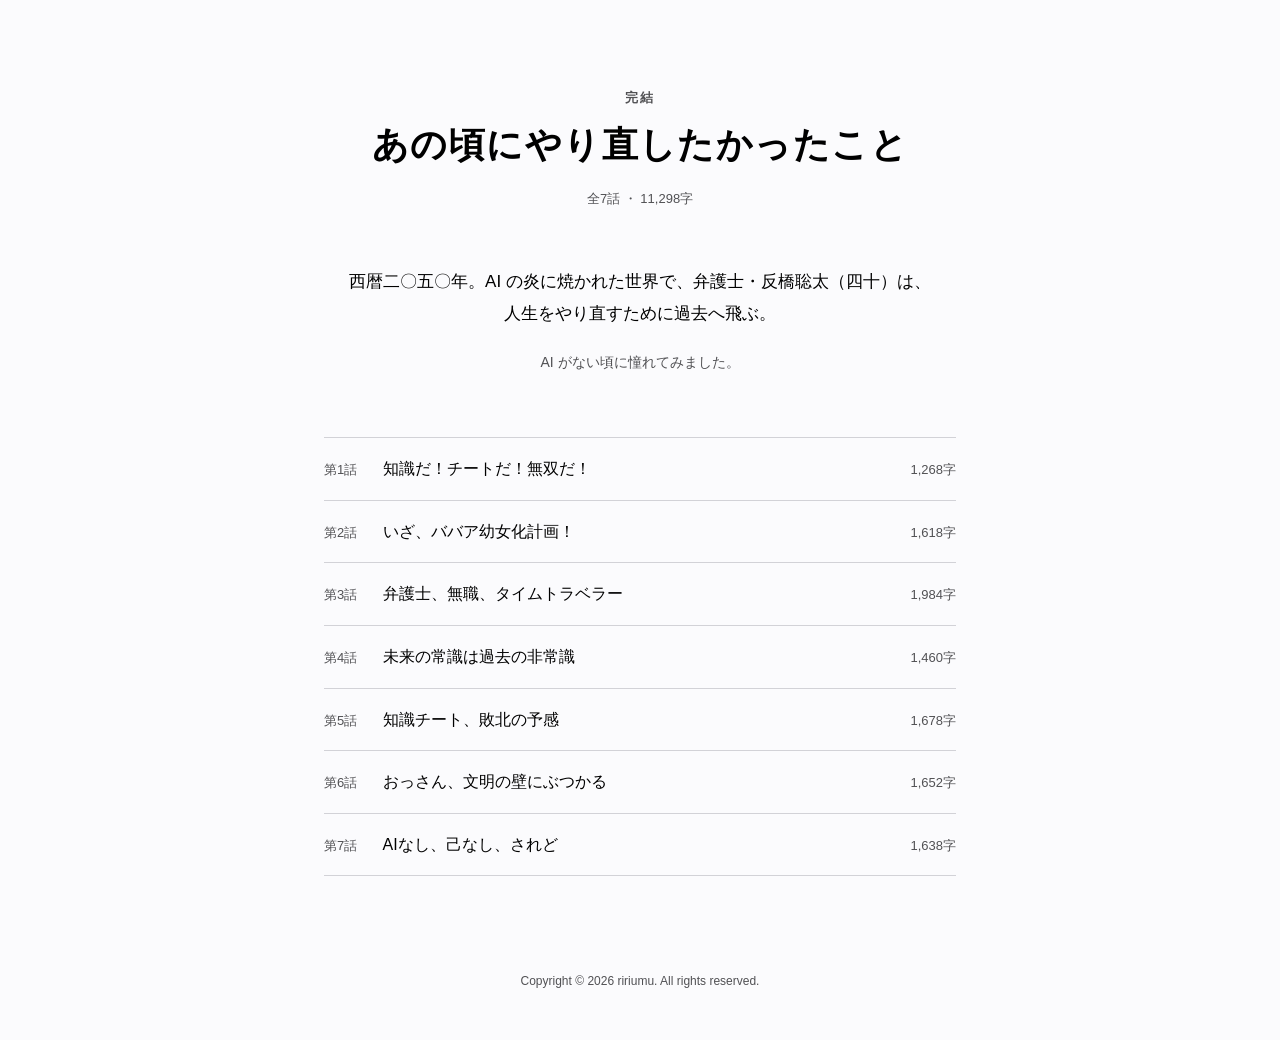
<file: site/index.html>
<!DOCTYPE html>
<html lang="ja">
<head>
<meta charset="UTF-8">
<meta name="viewport" content="width=device-width, initial-scale=1">
<meta name="color-scheme" content="light dark">
<title>あの頃にやり直したかったこと</title>
<link rel="icon" href="data:image/svg+xml,%3Csvg xmlns='http://www.w3.org/2000/svg' viewBox='0 0 64 64'%3E%3Crect width='64' height='64' rx='14' fill='%23000'/%3E%3Ctext x='32' y='46' font-size='40' text-anchor='middle' fill='%23fff' font-family='serif'%3E%E3%81%82%3C/text%3E%3C/svg%3E">
<link rel="stylesheet" href="style.css">
</head>
<body>
<main>
<p class="eyebrow">完結</p>
<h1>あの頃にやり直したかったこと</h1>
<p class="sub">全7話 ・ 11,298字</p>
<p class="lead">西暦二〇五〇年。AI の炎に焼かれた世界で、弁護士・反橋聡太（四十）は、人生をやり直すために過去へ飛ぶ。</p>
<p class="words">AI がない頃に憧れてみました。</p>
<table class="toc">
<tr><td class="no">第1話</td><td class="title"><a href="1.html">知識だ！チートだ！無双だ！</a></td><td class="size">1,268字</td></tr>
<tr><td class="no">第2話</td><td class="title"><a href="2.html">いざ、ババア幼女化計画！</a></td><td class="size">1,618字</td></tr>
<tr><td class="no">第3話</td><td class="title"><a href="3.html">弁護士、無職、タイムトラベラー</a></td><td class="size">1,984字</td></tr>
<tr><td class="no">第4話</td><td class="title"><a href="4.html">未来の常識は過去の非常識</a></td><td class="size">1,460字</td></tr>
<tr><td class="no">第5話</td><td class="title"><a href="5.html">知識チート、敗北の予感</a></td><td class="size">1,678字</td></tr>
<tr><td class="no">第6話</td><td class="title"><a href="6.html">おっさん、文明の壁にぶつかる</a></td><td class="size">1,652字</td></tr>
<tr><td class="no">第7話</td><td class="title"><a href="7.html">AIなし、己なし、されど</a></td><td class="size">1,638字</td></tr>
</table>
</main>
<footer id="foot">Copyright &copy; 2026 ririumu. All rights reserved.</footer>
</body>
</html>
</file>
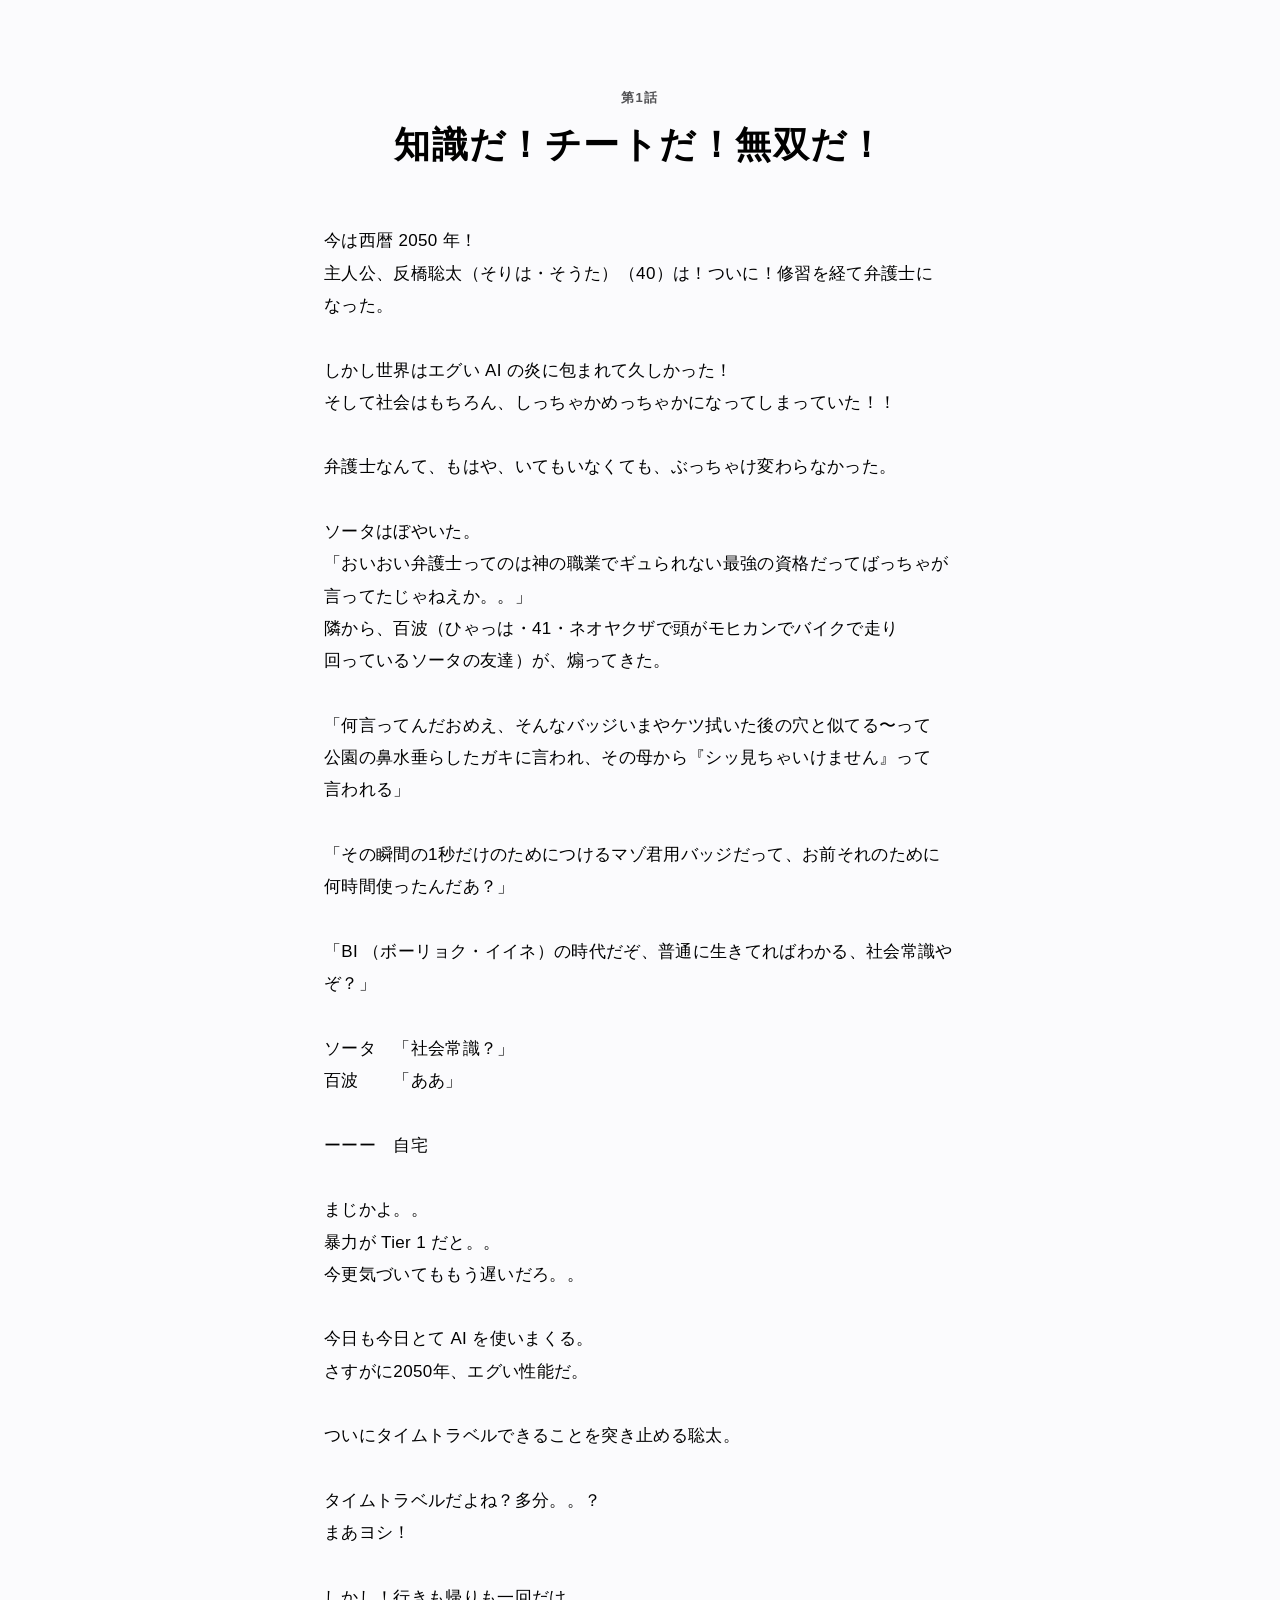
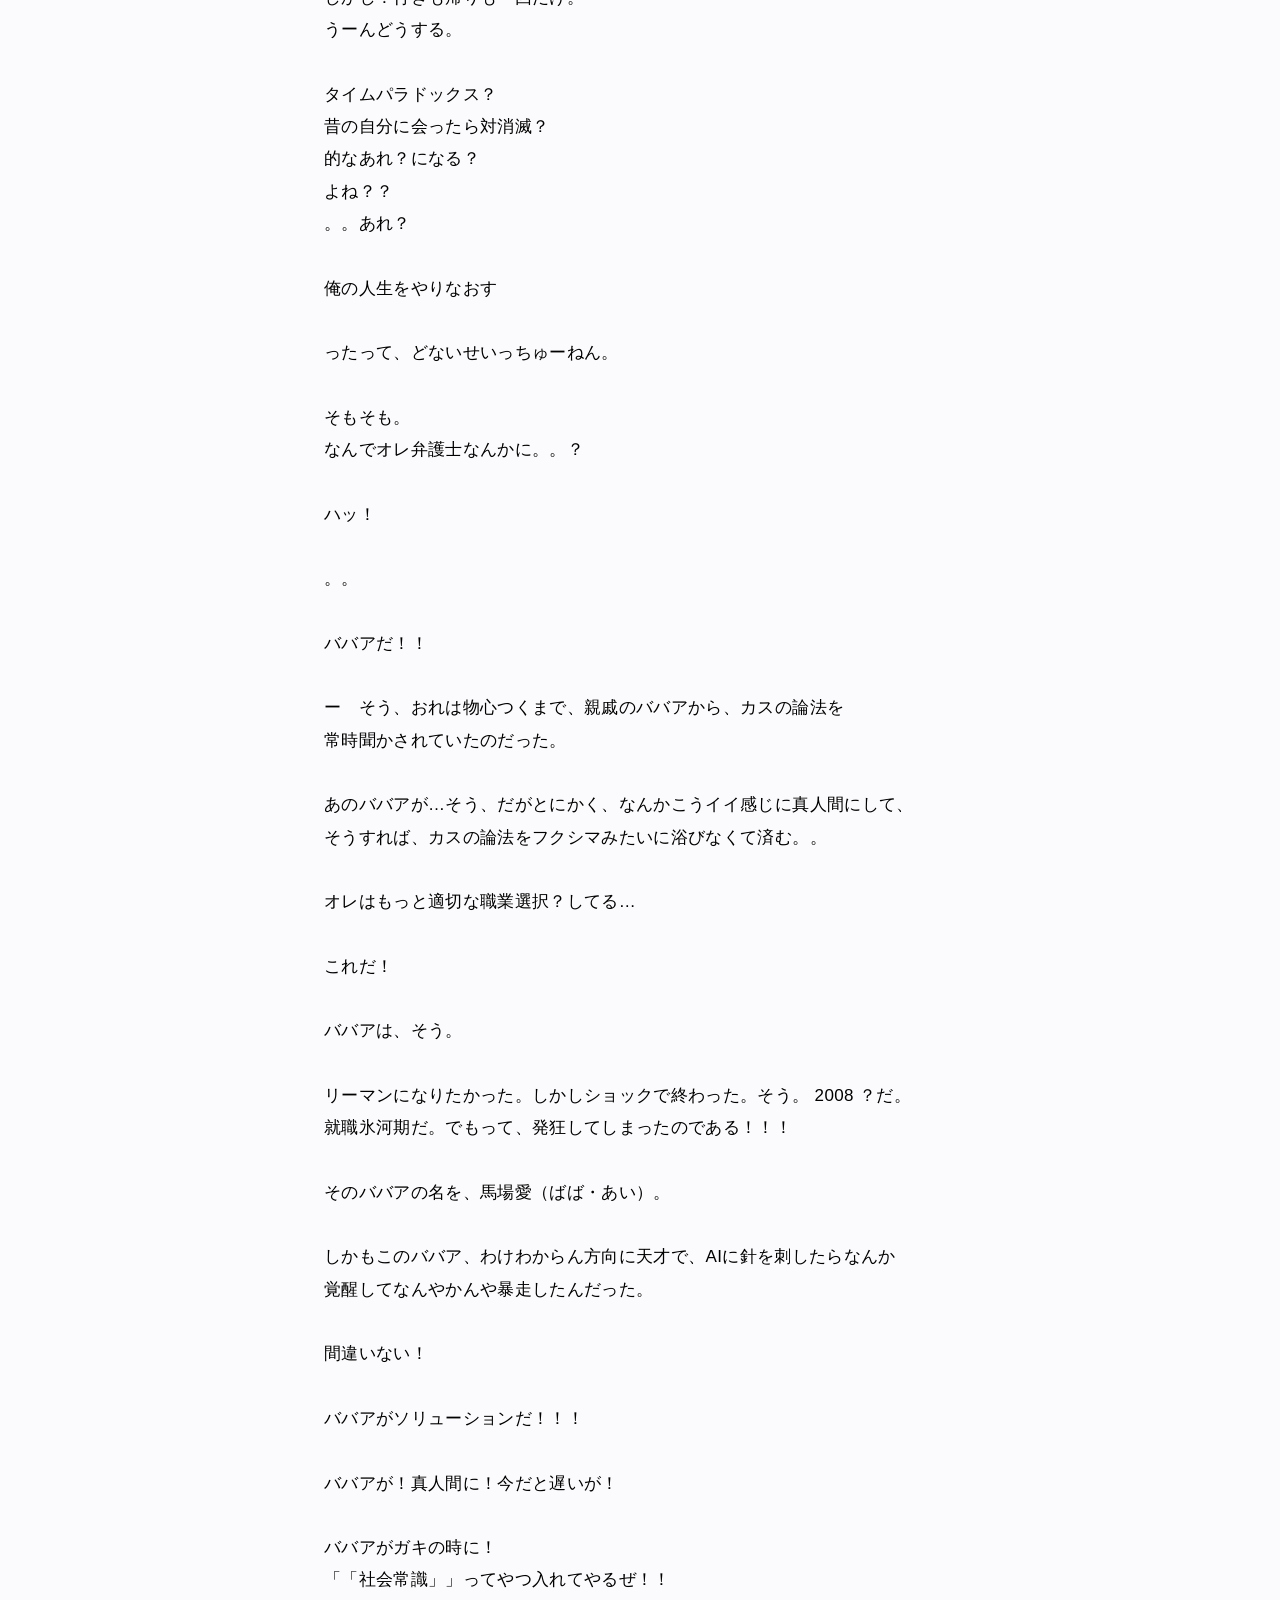
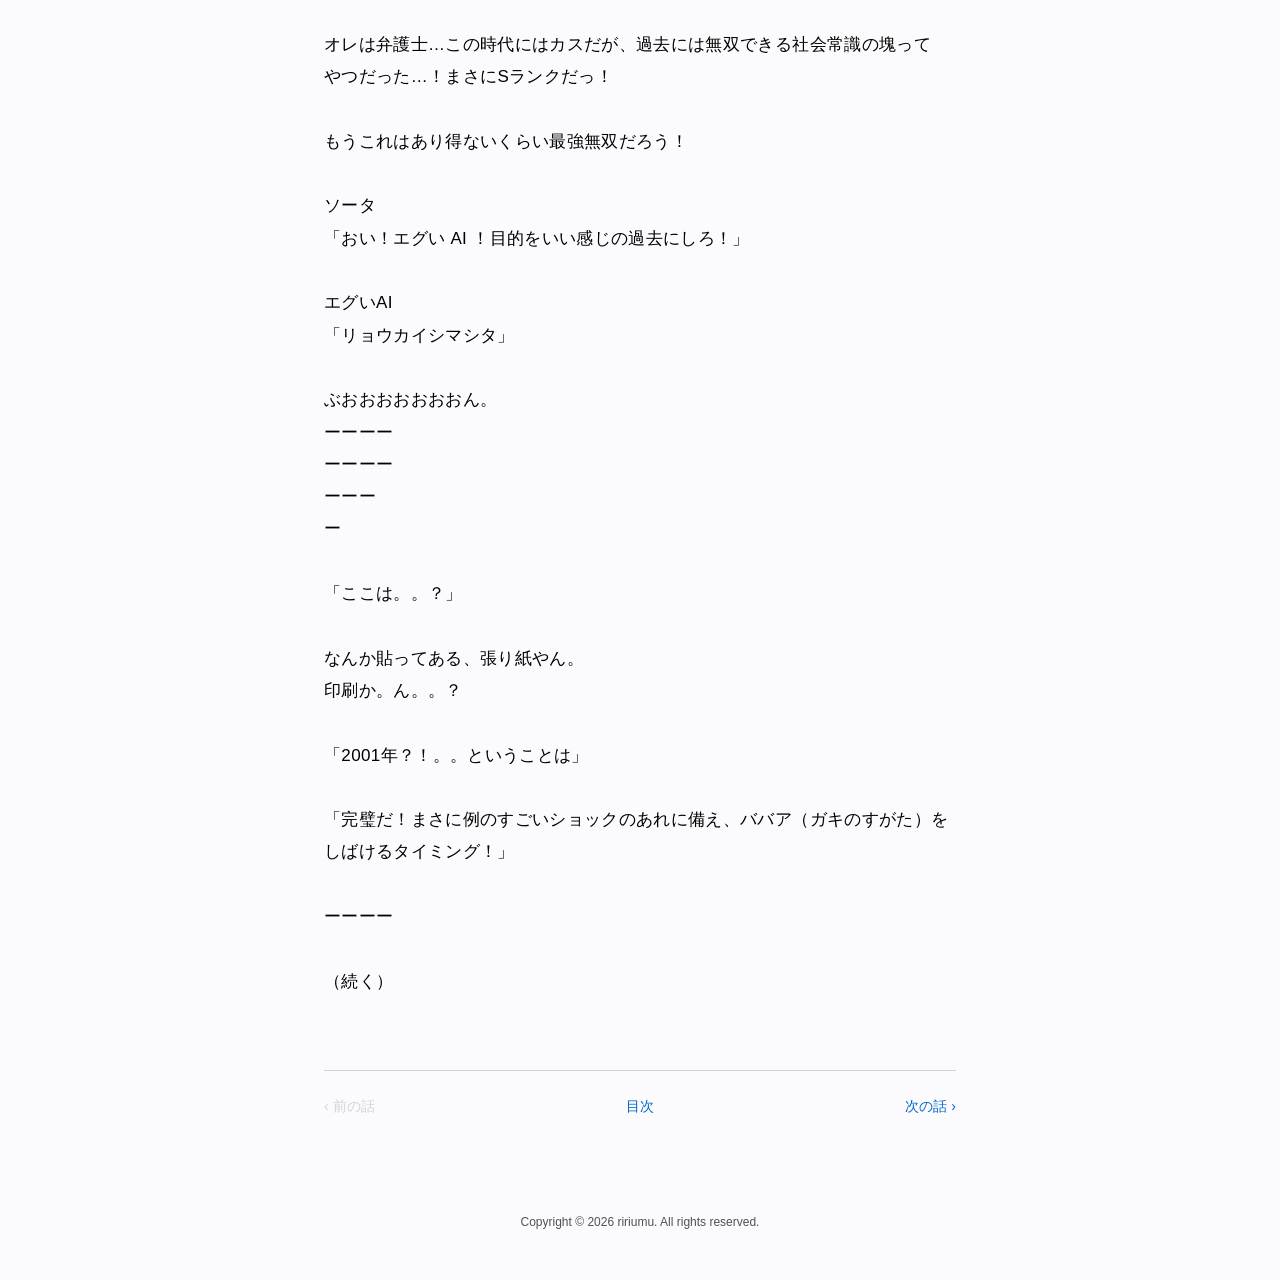
<file: site/1.html>
<!DOCTYPE html>
<html lang="ja">
<head>
<meta charset="UTF-8">
<meta name="viewport" content="width=device-width, initial-scale=1">
<meta name="color-scheme" content="light dark">
<title>第1話 知識だ！チートだ！無双だ！ - あの頃にやり直したかったこと</title>
<link rel="icon" href="data:image/svg+xml,%3Csvg xmlns='http://www.w3.org/2000/svg' viewBox='0 0 64 64'%3E%3Crect width='64' height='64' rx='14' fill='%23000'/%3E%3Ctext x='32' y='46' font-size='40' text-anchor='middle' fill='%23fff' font-family='serif'%3E%E3%81%82%3C/text%3E%3C/svg%3E">
<link rel="stylesheet" href="style.css">
</head>
<body>
<main>
<p class="eyebrow">第1話</p>
<h1>知識だ！チートだ！無双だ！</h1>
<article id="novel">
<p>今は西暦 2050 年！</p>
<p>主人公、反橋聡太（そりは・そうた）（40）は！ついに！修習を経て弁護士になった。</p>
<p><br></p>
<p>しかし世界はエグい AI の炎に包まれて久しかった！</p>
<p>そして社会はもちろん、しっちゃかめっちゃかになってしまっていた！！</p>
<p><br></p>
<p>弁護士なんて、もはや、いてもいなくても、ぶっちゃけ変わらなかった。</p>
<p><br></p>
<p>ソータはぼやいた。</p>
<p>「おいおい弁護士ってのは神の職業でギュられない最強の資格だってばっちゃが言ってたじゃねえか。。」</p>
<p>隣から、百波（ひゃっは・41・ネオヤクザで頭がモヒカンでバイクで走り回っているソータの友達）が、煽ってきた。</p>
<p><br></p>
<p>「何言ってんだおめえ、そんなバッジいまやケツ拭いた後の穴と似てる〜って公園の鼻水垂らしたガキに言われ、その母から『シッ見ちゃいけません』って言われる」</p>
<p><br></p>
<p>「その瞬間の1秒だけのためにつけるマゾ君用バッジだって、お前それのために何時間使ったんだあ？」</p>
<p><br></p>
<p>「BI （ボーリョク・イイネ）の時代だぞ、普通に生きてればわかる、社会常識やぞ？」</p>
<p><br></p>
<p>ソータ　「社会常識？」</p>
<p>百波　　「ああ」</p>
<p><br></p>
<p>ーーー　自宅</p>
<p><br></p>
<p>まじかよ。。</p>
<p>暴力が Tier 1 だと。。</p>
<p>今更気づいてももう遅いだろ。。</p>
<p><br></p>
<p>今日も今日とて AI を使いまくる。</p>
<p>さすがに2050年、エグい性能だ。</p>
<p><br></p>
<p>ついにタイムトラベルできることを突き止める聡太。</p>
<p><br></p>
<p>タイムトラベルだよね？多分。。？</p>
<p>まあヨシ！</p>
<p><br></p>
<p>しかし！行きも帰りも一回だけ。</p>
<p>うーんどうする。</p>
<p><br></p>
<p>タイムパラドックス？</p>
<p>昔の自分に会ったら対消滅？</p>
<p>的なあれ？になる？</p>
<p>よね？？</p>
<p>。。あれ？</p>
<p><br></p>
<p>俺の人生をやりなおす</p>
<p><br></p>
<p>ったって、どないせいっちゅーねん。</p>
<p><br></p>
<p>そもそも。</p>
<p>なんでオレ弁護士なんかに。。？</p>
<p><br></p>
<p>ハッ！</p>
<p><br></p>
<p>。。</p>
<p><br></p>
<p>ババアだ！！</p>
<p><br></p>
<p>ー　そう、おれは物心つくまで、親戚のババアから、カスの論法を常時聞かされていたのだった。</p>
<p><br></p>
<p>あのババアが…そう、だがとにかく、なんかこうイイ感じに真人間にして、そうすれば、カスの論法をフクシマみたいに浴びなくて済む。。</p>
<p><br></p>
<p>オレはもっと適切な職業選択？してる…</p>
<p><br></p>
<p>これだ！</p>
<p><br></p>
<p>ババアは、そう。</p>
<p><br></p>
<p>リーマンになりたかった。しかしショックで終わった。そう。 2008 ？だ。就職氷河期だ。でもって、発狂してしまったのである！！！</p>
<p><br></p>
<p>そのババアの名を、馬場愛（ばば・あい）。</p>
<p><br></p>
<p>しかもこのババア、わけわからん方向に天才で、AIに針を刺したらなんか覚醒してなんやかんや暴走したんだった。</p>
<p><br></p>
<p>間違いない！</p>
<p><br></p>
<p>ババアがソリューションだ！！！</p>
<p><br></p>
<p>ババアが！真人間に！今だと遅いが！</p>
<p><br></p>
<p>ババアがガキの時に！</p>
<p>「「社会常識」」ってやつ入れてやるぜ！！</p>
<p><br></p>
<p>オレは弁護士…この時代にはカスだが、過去には無双できる社会常識の塊ってやつだった…！まさにSランクだっ！</p>
<p><br></p>
<p>もうこれはあり得ないくらい最強無双だろう！</p>
<p><br></p>
<p>ソータ</p>
<p>「おい！エグい AI ！目的をいい感じの過去にしろ！」</p>
<p><br></p>
<p>エグいAI</p>
<p>「リョウカイシマシタ」</p>
<p><br></p>
<p>ぶおおおおおおおん。</p>
<p>ーーーー　</p>
<p>ーーーー</p>
<p>ーーー</p>
<p>ー</p>
<p><br></p>
<p>「ここは。。？」</p>
<p><br></p>
<p>なんか貼ってある、張り紙やん。</p>
<p>印刷か。ん。。？</p>
<p><br></p>
<p>「2001年？！。。ということは」</p>
<p><br></p>
<p>「完璧だ！まさに例のすごいショックのあれに備え、ババア（ガキのすがた）をしばけるタイミング！」</p>
<p><br></p>
<p>ーーーー</p>
<p><br></p>
<p>（続く）</p>
</article>
<nav class="nav"><span class="off">‹ 前の話</span><a href="index.html">目次</a><a href="2.html">次の話 ›</a></nav>
</main>
<footer id="foot">Copyright &copy; 2026 ririumu. All rights reserved.</footer>
</body>
</html>
</file>
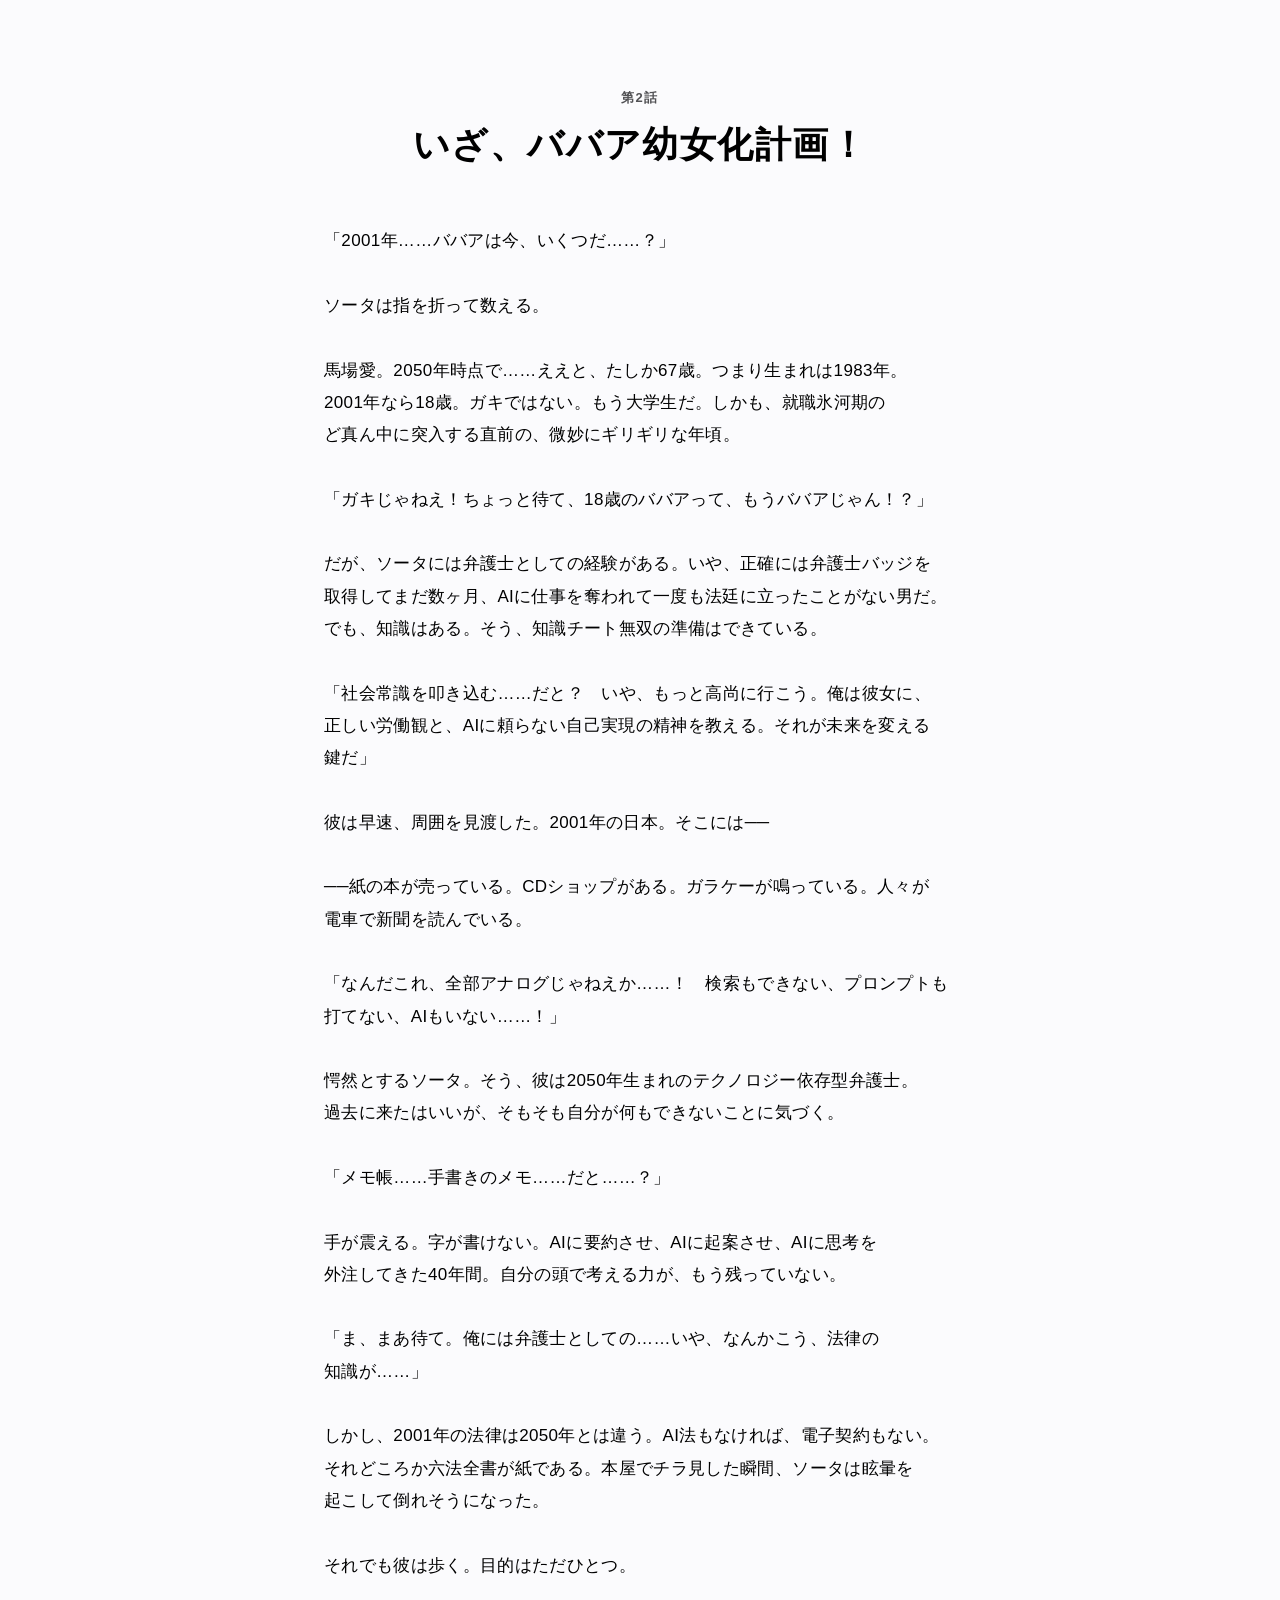
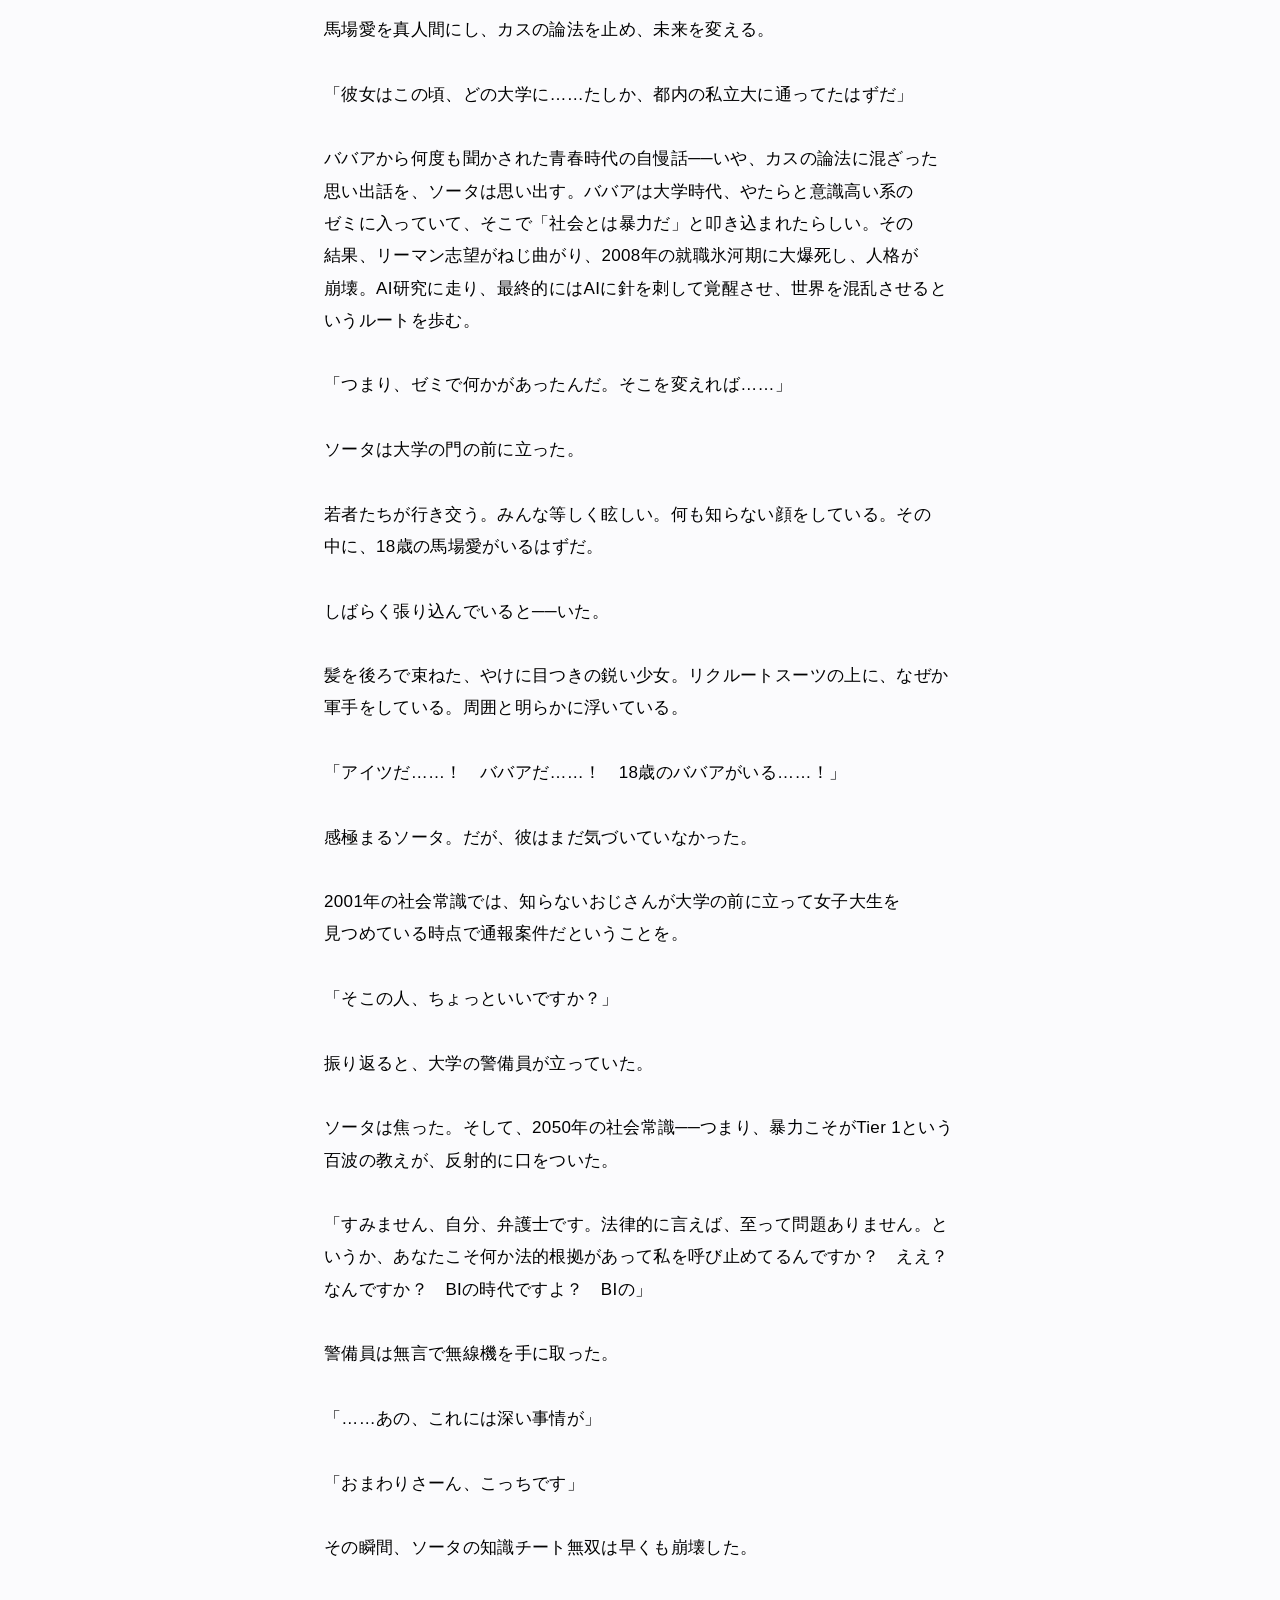
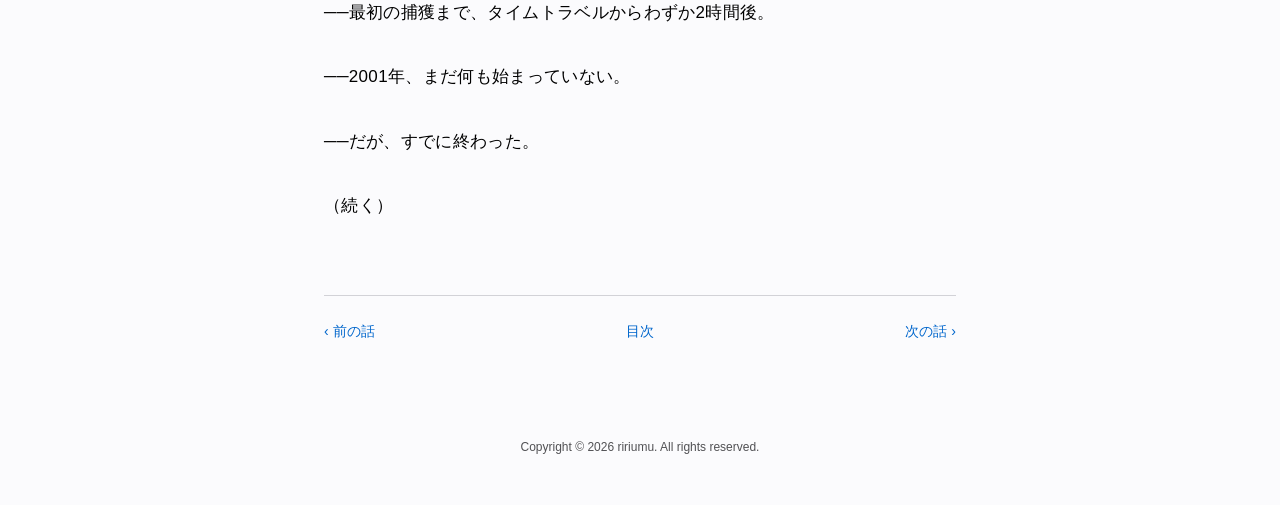
<file: site/2.html>
<!DOCTYPE html>
<html lang="ja">
<head>
<meta charset="UTF-8">
<meta name="viewport" content="width=device-width, initial-scale=1">
<meta name="color-scheme" content="light dark">
<title>第2話 いざ、ババア幼女化計画！ - あの頃にやり直したかったこと</title>
<link rel="icon" href="data:image/svg+xml,%3Csvg xmlns='http://www.w3.org/2000/svg' viewBox='0 0 64 64'%3E%3Crect width='64' height='64' rx='14' fill='%23000'/%3E%3Ctext x='32' y='46' font-size='40' text-anchor='middle' fill='%23fff' font-family='serif'%3E%E3%81%82%3C/text%3E%3C/svg%3E">
<link rel="stylesheet" href="style.css">
</head>
<body>
<main>
<p class="eyebrow">第2話</p>
<h1>いざ、ババア幼女化計画！</h1>
<article id="novel">
<p>「2001年……ババアは今、いくつだ……？」</p>
<p><br></p>
<p>ソータは指を折って数える。</p>
<p><br></p>
<p>馬場愛。2050年時点で……ええと、たしか67歳。つまり生まれは1983年。2001年なら18歳。ガキではない。もう大学生だ。しかも、就職氷河期のど真ん中に突入する直前の、微妙にギリギリな年頃。</p>
<p><br></p>
<p>「ガキじゃねえ！ちょっと待て、18歳のババアって、もうババアじゃん！？」</p>
<p><br></p>
<p>だが、ソータには弁護士としての経験がある。いや、正確には弁護士バッジを取得してまだ数ヶ月、AIに仕事を奪われて一度も法廷に立ったことがない男だ。でも、知識はある。そう、知識チート無双の準備はできている。</p>
<p><br></p>
<p>「社会常識を叩き込む……だと？　いや、もっと高尚に行こう。俺は彼女に、正しい労働観と、AIに頼らない自己実現の精神を教える。それが未来を変える鍵だ」</p>
<p><br></p>
<p>彼は早速、周囲を見渡した。2001年の日本。そこには──</p>
<p><br></p>
<p>──紙の本が売っている。CDショップがある。ガラケーが鳴っている。人々が電車で新聞を読んでいる。</p>
<p><br></p>
<p>「なんだこれ、全部アナログじゃねえか……！　検索もできない、プロンプトも打てない、AIもいない……！」</p>
<p><br></p>
<p>愕然とするソータ。そう、彼は2050年生まれのテクノロジー依存型弁護士。過去に来たはいいが、そもそも自分が何もできないことに気づく。</p>
<p><br></p>
<p>「メモ帳……手書きのメモ……だと……？」</p>
<p><br></p>
<p>手が震える。字が書けない。AIに要約させ、AIに起案させ、AIに思考を外注してきた40年間。自分の頭で考える力が、もう残っていない。</p>
<p><br></p>
<p>「ま、まあ待て。俺には弁護士としての……いや、なんかこう、法律の知識が……」</p>
<p><br></p>
<p>しかし、2001年の法律は2050年とは違う。AI法もなければ、電子契約もない。それどころか六法全書が紙である。本屋でチラ見した瞬間、ソータは眩暈を起こして倒れそうになった。</p>
<p><br></p>
<p>それでも彼は歩く。目的はただひとつ。</p>
<p><br></p>
<p>馬場愛を真人間にし、カスの論法を止め、未来を変える。</p>
<p><br></p>
<p>「彼女はこの頃、どの大学に……たしか、都内の私立大に通ってたはずだ」</p>
<p><br></p>
<p>ババアから何度も聞かされた青春時代の自慢話──いや、カスの論法に混ざった思い出話を、ソータは思い出す。ババアは大学時代、やたらと意識高い系のゼミに入っていて、そこで「社会とは暴力だ」と叩き込まれたらしい。その結果、リーマン志望がねじ曲がり、2008年の就職氷河期に大爆死し、人格が崩壊。AI研究に走り、最終的にはAIに針を刺して覚醒させ、世界を混乱させるというルートを歩む。</p>
<p><br></p>
<p>「つまり、ゼミで何かがあったんだ。そこを変えれば……」</p>
<p><br></p>
<p>ソータは大学の門の前に立った。</p>
<p><br></p>
<p>若者たちが行き交う。みんな等しく眩しい。何も知らない顔をしている。その中に、18歳の馬場愛がいるはずだ。</p>
<p><br></p>
<p>しばらく張り込んでいると──いた。</p>
<p><br></p>
<p>髪を後ろで束ねた、やけに目つきの鋭い少女。リクルートスーツの上に、なぜか軍手をしている。周囲と明らかに浮いている。</p>
<p><br></p>
<p>「アイツだ……！　ババアだ……！　18歳のババアがいる……！」</p>
<p><br></p>
<p>感極まるソータ。だが、彼はまだ気づいていなかった。</p>
<p><br></p>
<p>2001年の社会常識では、知らないおじさんが大学の前に立って女子大生を見つめている時点で通報案件だということを。</p>
<p><br></p>
<p>「そこの人、ちょっといいですか？」</p>
<p><br></p>
<p>振り返ると、大学の警備員が立っていた。</p>
<p><br></p>
<p>ソータは焦った。そして、2050年の社会常識──つまり、暴力こそがTier 1という百波の教えが、反射的に口をついた。</p>
<p><br></p>
<p>「すみません、自分、弁護士です。法律的に言えば、至って問題ありません。というか、あなたこそ何か法的根拠があって私を呼び止めてるんですか？　ええ？　なんですか？　BIの時代ですよ？　BIの」</p>
<p><br></p>
<p>警備員は無言で無線機を手に取った。</p>
<p><br></p>
<p>「……あの、これには深い事情が」</p>
<p><br></p>
<p>「おまわりさーん、こっちです」</p>
<p><br></p>
<p>その瞬間、ソータの知識チート無双は早くも崩壊した。</p>
<p><br></p>
<p>──最初の捕獲まで、タイムトラベルからわずか2時間後。</p>
<p><br></p>
<p>──2001年、まだ何も始まっていない。</p>
<p><br></p>
<p>──だが、すでに終わった。</p>
<p><br></p>
<p>（続く）</p>
</article>
<nav class="nav"><a href="1.html">‹ 前の話</a><a href="index.html">目次</a><a href="3.html">次の話 ›</a></nav>
</main>
<footer id="foot">Copyright &copy; 2026 ririumu. All rights reserved.</footer>
</body>
</html>
</file>
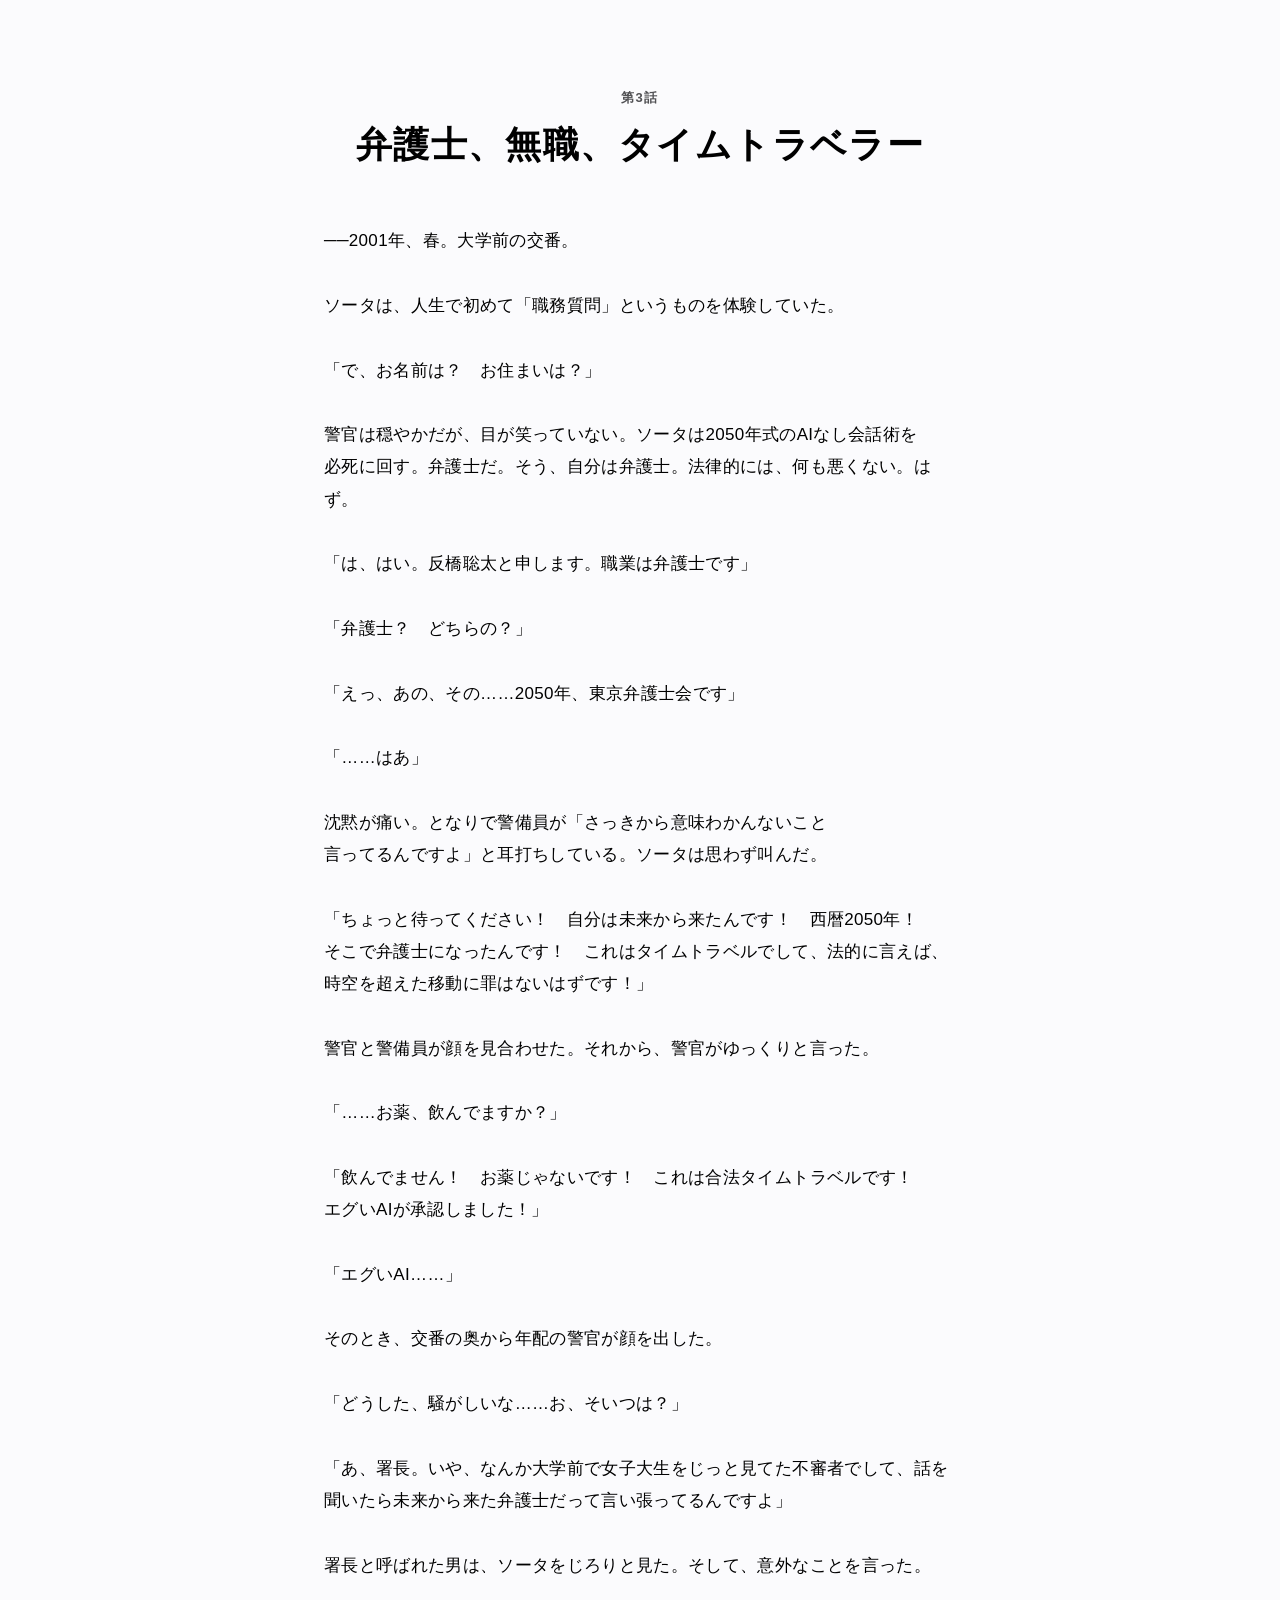
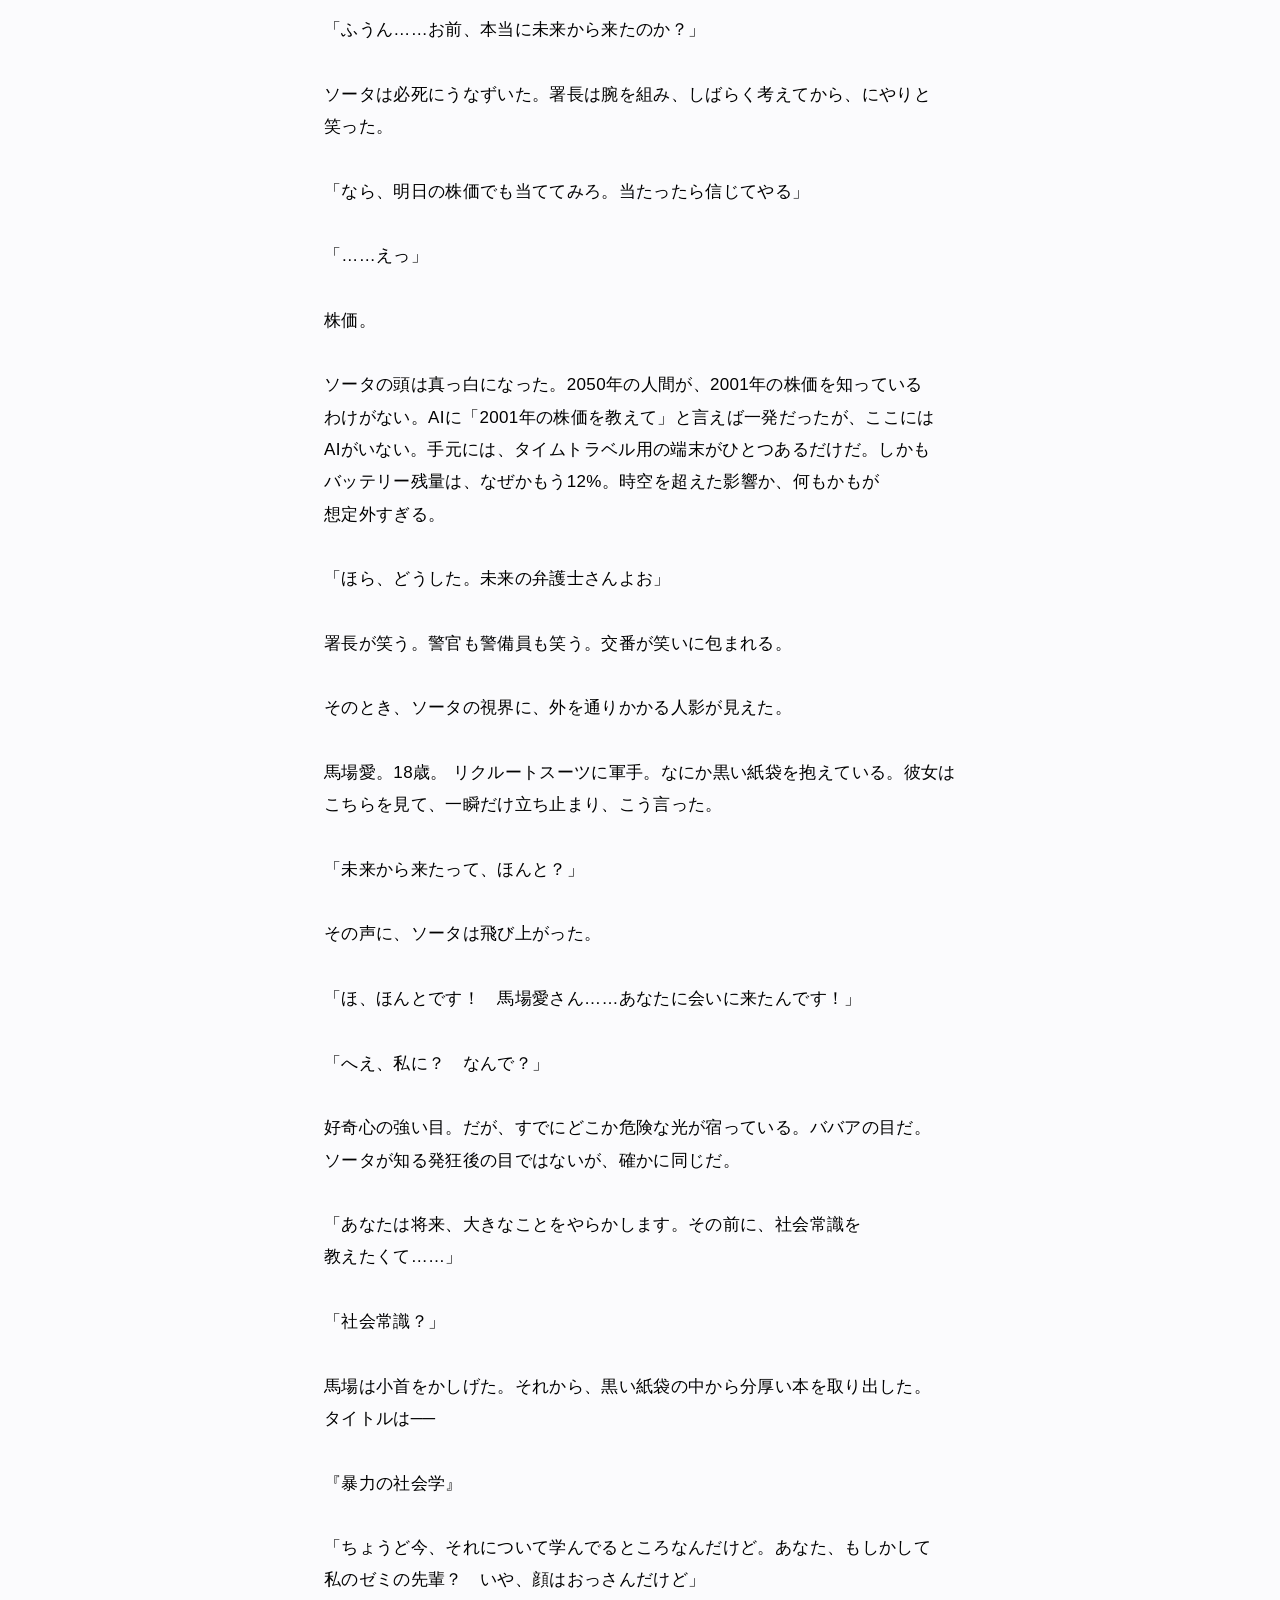
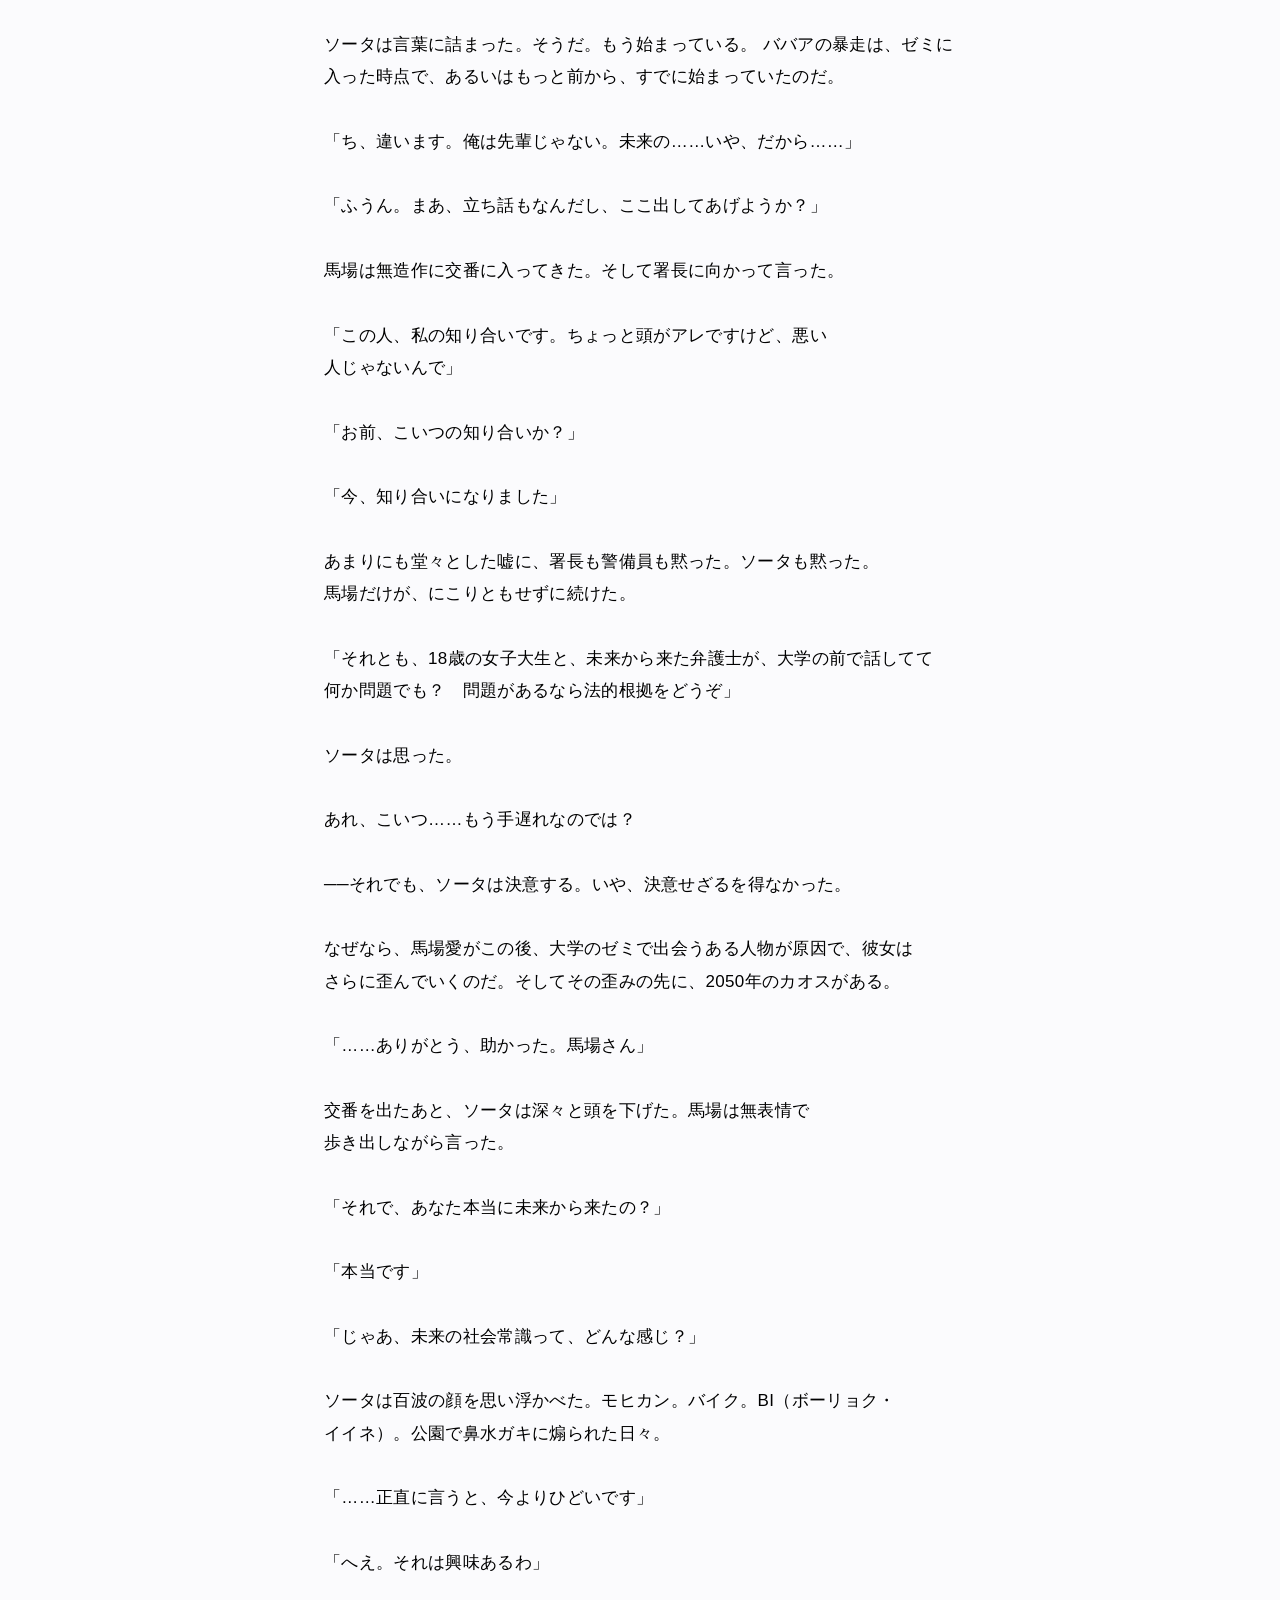
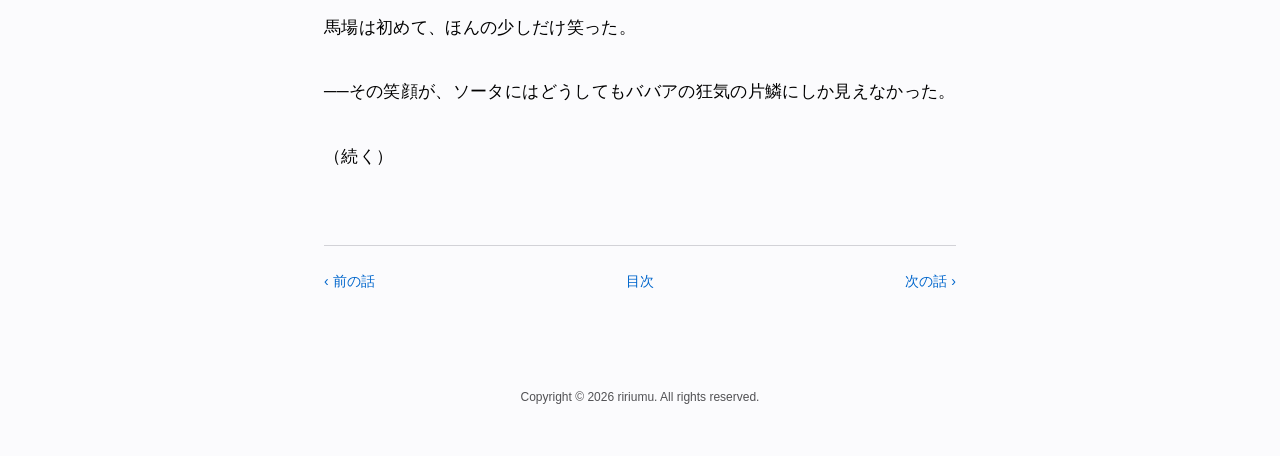
<file: site/3.html>
<!DOCTYPE html>
<html lang="ja">
<head>
<meta charset="UTF-8">
<meta name="viewport" content="width=device-width, initial-scale=1">
<meta name="color-scheme" content="light dark">
<title>第3話 弁護士、無職、タイムトラベラー - あの頃にやり直したかったこと</title>
<link rel="icon" href="data:image/svg+xml,%3Csvg xmlns='http://www.w3.org/2000/svg' viewBox='0 0 64 64'%3E%3Crect width='64' height='64' rx='14' fill='%23000'/%3E%3Ctext x='32' y='46' font-size='40' text-anchor='middle' fill='%23fff' font-family='serif'%3E%E3%81%82%3C/text%3E%3C/svg%3E">
<link rel="stylesheet" href="style.css">
</head>
<body>
<main>
<p class="eyebrow">第3話</p>
<h1>弁護士、無職、タイムトラベラー</h1>
<article id="novel">
<p>──2001年、春。大学前の交番。</p>
<p><br></p>
<p>ソータは、人生で初めて「職務質問」というものを体験していた。</p>
<p><br></p>
<p>「で、お名前は？　お住まいは？」</p>
<p><br></p>
<p>警官は穏やかだが、目が笑っていない。ソータは2050年式のAIなし会話術を必死に回す。弁護士だ。そう、自分は弁護士。法律的には、何も悪くない。はず。</p>
<p><br></p>
<p>「は、はい。反橋聡太と申します。職業は弁護士です」</p>
<p><br></p>
<p>「弁護士？　どちらの？」</p>
<p><br></p>
<p>「えっ、あの、その……2050年、東京弁護士会です」</p>
<p><br></p>
<p>「……はあ」</p>
<p><br></p>
<p>沈黙が痛い。となりで警備員が「さっきから意味わかんないこと言ってるんですよ」と耳打ちしている。ソータは思わず叫んだ。</p>
<p><br></p>
<p>「ちょっと待ってください！　自分は未来から来たんです！　西暦2050年！　そこで弁護士になったんです！　これはタイムトラベルでして、法的に言えば、時空を超えた移動に罪はないはずです！」</p>
<p><br></p>
<p>警官と警備員が顔を見合わせた。それから、警官がゆっくりと言った。</p>
<p><br></p>
<p>「……お薬、飲んでますか？」</p>
<p><br></p>
<p>「飲んでません！　お薬じゃないです！　これは合法タイムトラベルです！　エグいAIが承認しました！」</p>
<p><br></p>
<p>「エグいAI……」</p>
<p><br></p>
<p>そのとき、交番の奥から年配の警官が顔を出した。</p>
<p><br></p>
<p>「どうした、騒がしいな……お、そいつは？」</p>
<p><br></p>
<p>「あ、署長。いや、なんか大学前で女子大生をじっと見てた不審者でして、話を聞いたら未来から来た弁護士だって言い張ってるんですよ」</p>
<p><br></p>
<p>署長と呼ばれた男は、ソータをじろりと見た。そして、意外なことを言った。</p>
<p><br></p>
<p>「ふうん……お前、本当に未来から来たのか？」</p>
<p><br></p>
<p>ソータは必死にうなずいた。署長は腕を組み、しばらく考えてから、にやりと笑った。</p>
<p><br></p>
<p>「なら、明日の株価でも当ててみろ。当たったら信じてやる」</p>
<p><br></p>
<p>「……えっ」</p>
<p><br></p>
<p>株価。</p>
<p><br></p>
<p>ソータの頭は真っ白になった。2050年の人間が、2001年の株価を知っているわけがない。AIに「2001年の株価を教えて」と言えば一発だったが、ここにはAIがいない。手元には、タイムトラベル用の端末がひとつあるだけだ。しかもバッテリー残量は、なぜかもう12%。時空を超えた影響か、何もかもが想定外すぎる。</p>
<p><br></p>
<p>「ほら、どうした。未来の弁護士さんよお」</p>
<p><br></p>
<p>署長が笑う。警官も警備員も笑う。交番が笑いに包まれる。</p>
<p><br></p>
<p>そのとき、ソータの視界に、外を通りかかる人影が見えた。</p>
<p><br></p>
<p>馬場愛。18歳。 リクルートスーツに軍手。なにか黒い紙袋を抱えている。彼女はこちらを見て、一瞬だけ立ち止まり、こう言った。</p>
<p><br></p>
<p>「未来から来たって、ほんと？」</p>
<p><br></p>
<p>その声に、ソータは飛び上がった。</p>
<p><br></p>
<p>「ほ、ほんとです！　馬場愛さん……あなたに会いに来たんです！」</p>
<p><br></p>
<p>「へえ、私に？　なんで？」</p>
<p><br></p>
<p>好奇心の強い目。だが、すでにどこか危険な光が宿っている。ババアの目だ。ソータが知る発狂後の目ではないが、確かに同じだ。</p>
<p><br></p>
<p>「あなたは将来、大きなことをやらかします。その前に、社会常識を教えたくて……」</p>
<p><br></p>
<p>「社会常識？」</p>
<p><br></p>
<p>馬場は小首をかしげた。それから、黒い紙袋の中から分厚い本を取り出した。タイトルは──</p>
<p><br></p>
<p>『暴力の社会学』</p>
<p><br></p>
<p>「ちょうど今、それについて学んでるところなんだけど。あなた、もしかして私のゼミの先輩？　いや、顔はおっさんだけど」</p>
<p><br></p>
<p>ソータは言葉に詰まった。そうだ。もう始まっている。 ババアの暴走は、ゼミに入った時点で、あるいはもっと前から、すでに始まっていたのだ。</p>
<p><br></p>
<p>「ち、違います。俺は先輩じゃない。未来の……いや、だから……」</p>
<p><br></p>
<p>「ふうん。まあ、立ち話もなんだし、ここ出してあげようか？」</p>
<p><br></p>
<p>馬場は無造作に交番に入ってきた。そして署長に向かって言った。</p>
<p><br></p>
<p>「この人、私の知り合いです。ちょっと頭がアレですけど、悪い人じゃないんで」</p>
<p><br></p>
<p>「お前、こいつの知り合いか？」</p>
<p><br></p>
<p>「今、知り合いになりました」</p>
<p><br></p>
<p>あまりにも堂々とした嘘に、署長も警備員も黙った。ソータも黙った。馬場だけが、にこりともせずに続けた。</p>
<p><br></p>
<p>「それとも、18歳の女子大生と、未来から来た弁護士が、大学の前で話してて何か問題でも？　問題があるなら法的根拠をどうぞ」</p>
<p><br></p>
<p>ソータは思った。</p>
<p><br></p>
<p>あれ、こいつ……もう手遅れなのでは？</p>
<p><br></p>
<p>──それでも、ソータは決意する。いや、決意せざるを得なかった。</p>
<p><br></p>
<p>なぜなら、馬場愛がこの後、大学のゼミで出会うある人物が原因で、彼女はさらに歪んでいくのだ。そしてその歪みの先に、2050年のカオスがある。</p>
<p><br></p>
<p>「……ありがとう、助かった。馬場さん」</p>
<p><br></p>
<p>交番を出たあと、ソータは深々と頭を下げた。馬場は無表情で歩き出しながら言った。</p>
<p><br></p>
<p>「それで、あなた本当に未来から来たの？」</p>
<p><br></p>
<p>「本当です」</p>
<p><br></p>
<p>「じゃあ、未来の社会常識って、どんな感じ？」</p>
<p><br></p>
<p>ソータは百波の顔を思い浮かべた。モヒカン。バイク。BI（ボーリョク・イイネ）。公園で鼻水ガキに煽られた日々。</p>
<p><br></p>
<p>「……正直に言うと、今よりひどいです」</p>
<p><br></p>
<p>「へえ。それは興味あるわ」</p>
<p><br></p>
<p>馬場は初めて、ほんの少しだけ笑った。</p>
<p><br></p>
<p>──その笑顔が、ソータにはどうしてもババアの狂気の片鱗にしか見えなかった。</p>
<p><br></p>
<p>（続く）</p>
</article>
<nav class="nav"><a href="2.html">‹ 前の話</a><a href="index.html">目次</a><a href="4.html">次の話 ›</a></nav>
</main>
<footer id="foot">Copyright &copy; 2026 ririumu. All rights reserved.</footer>
</body>
</html>
</file>
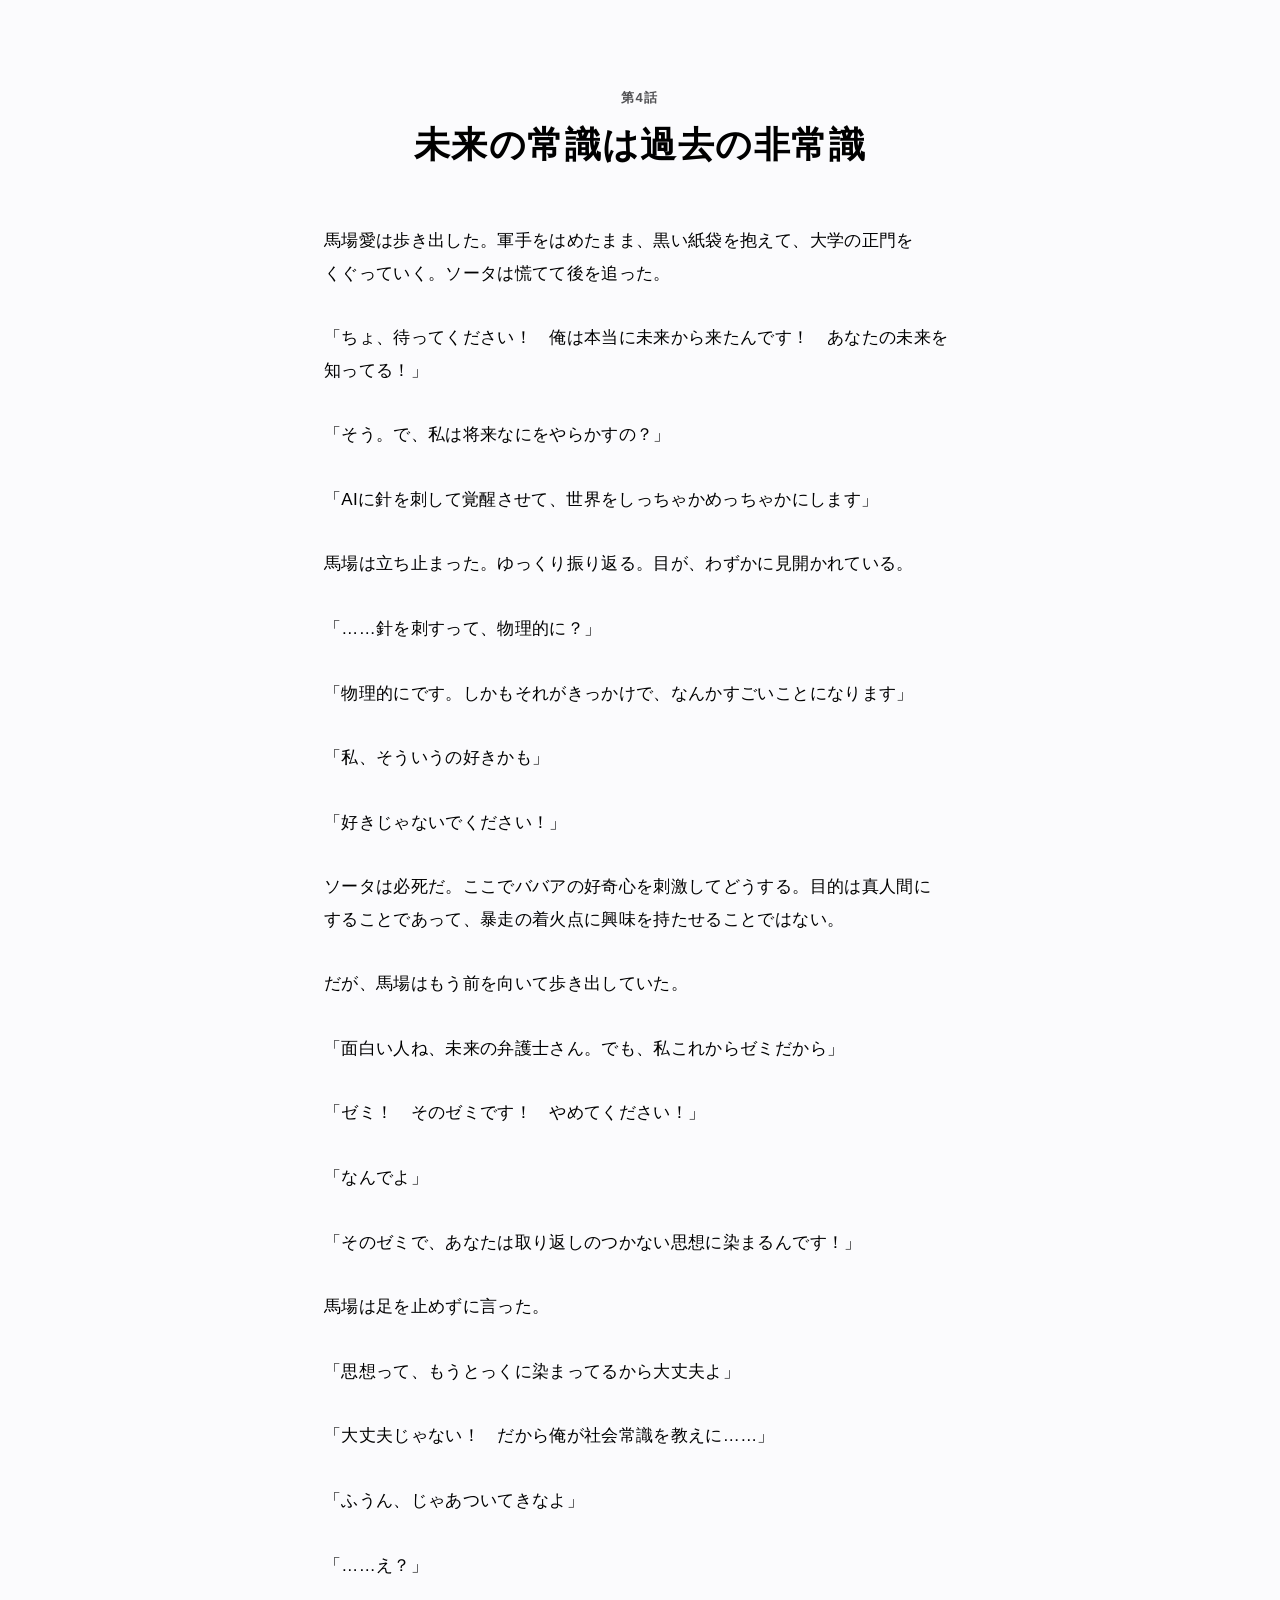
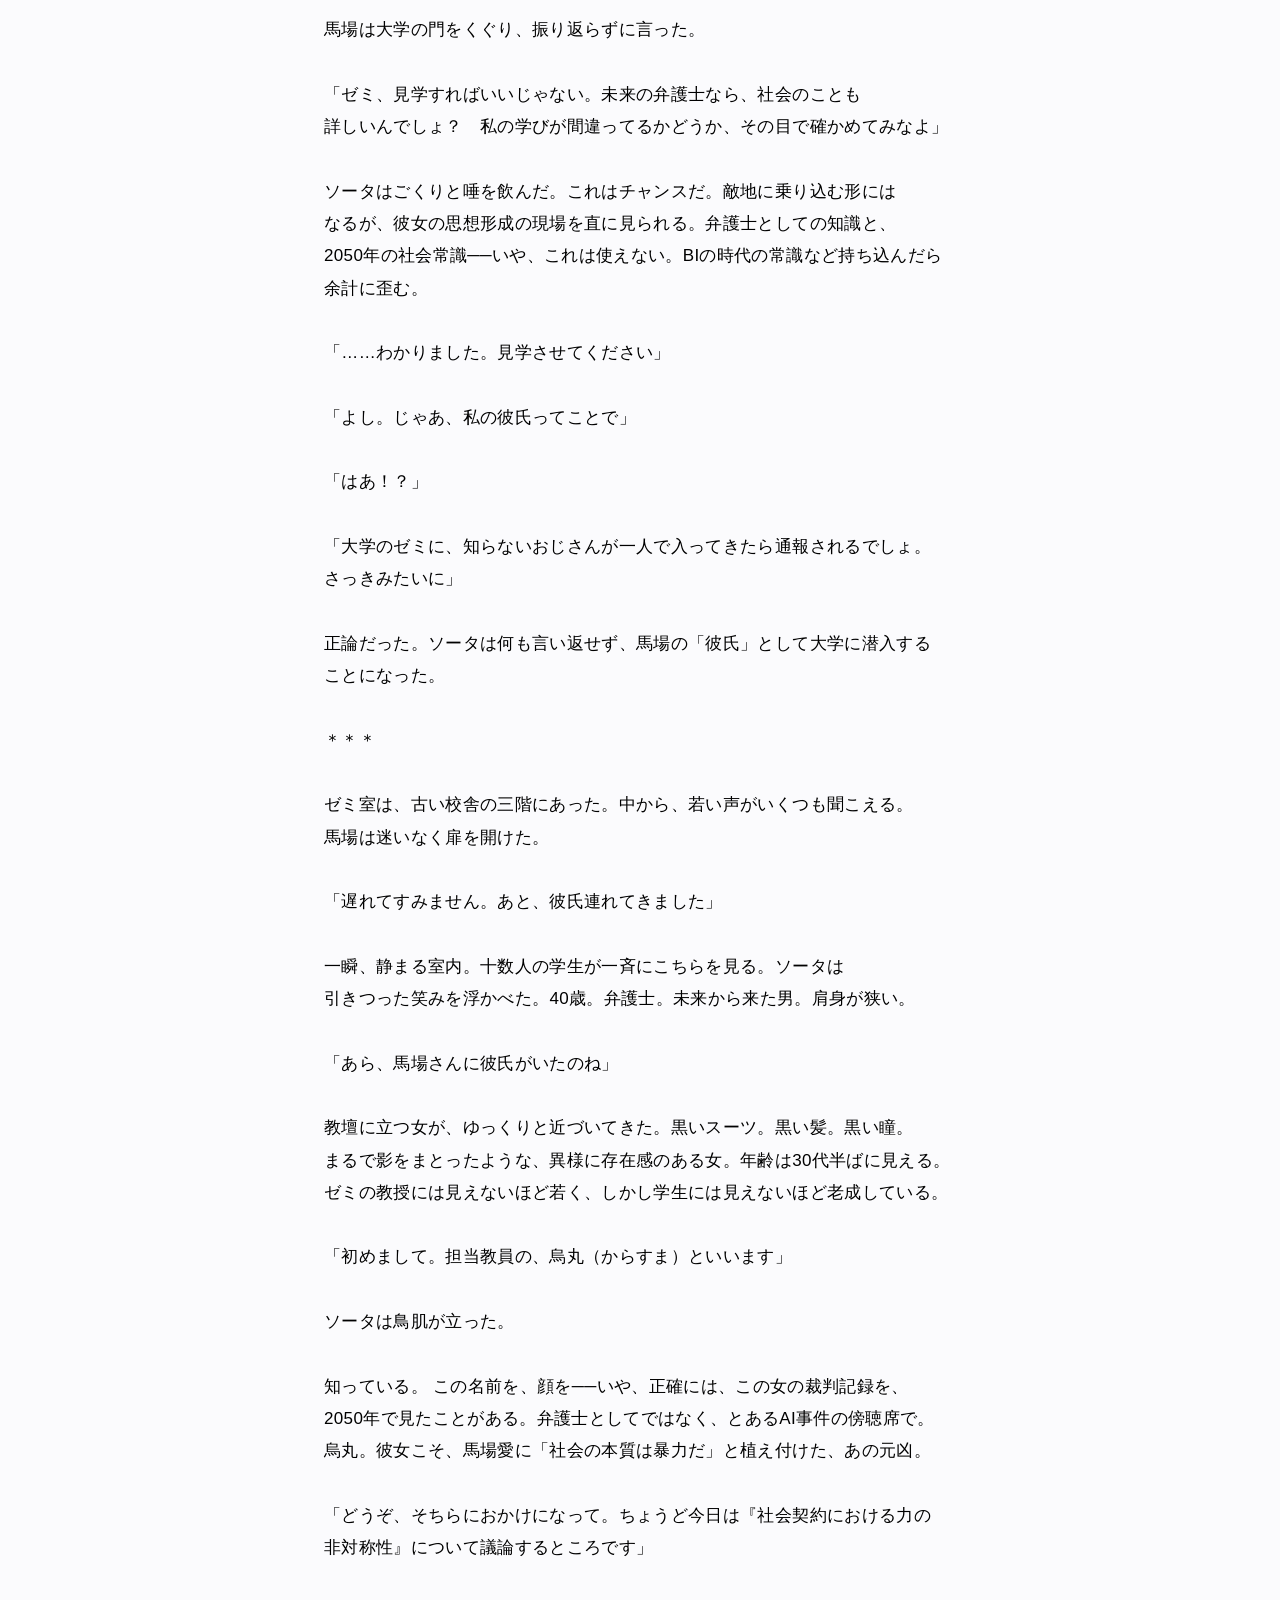
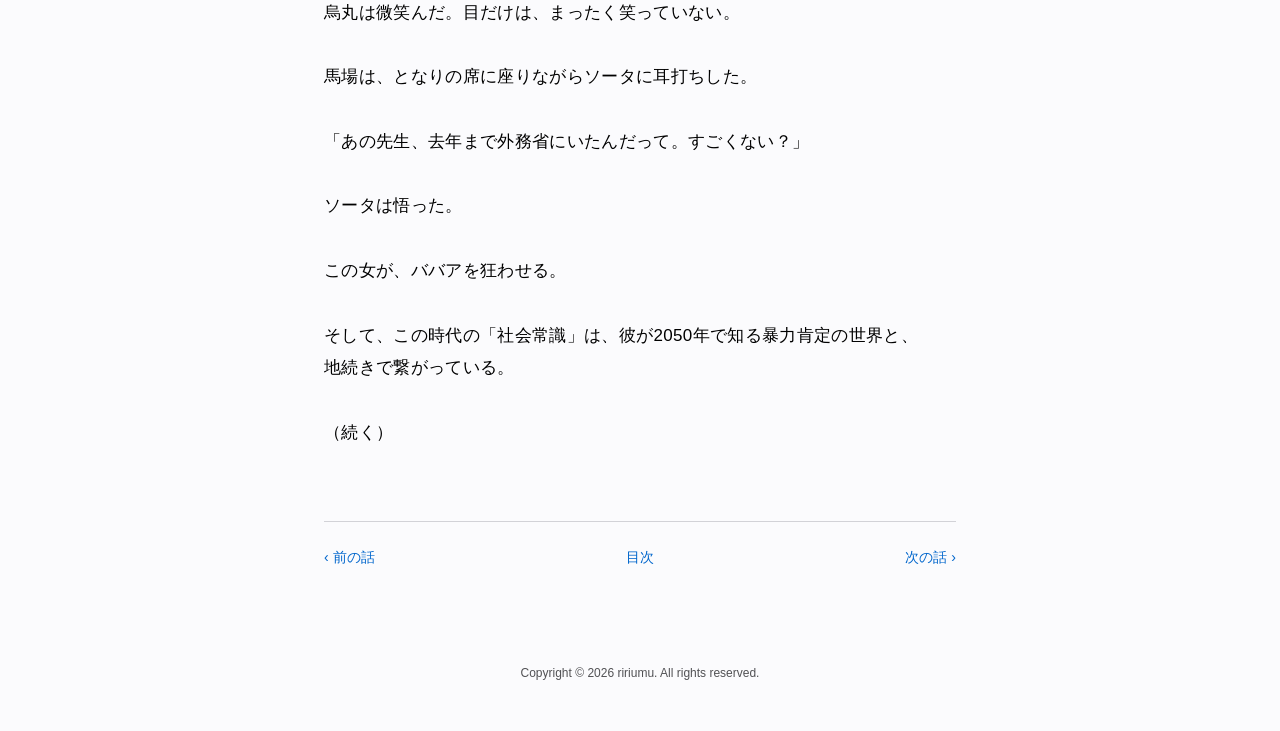
<file: site/4.html>
<!DOCTYPE html>
<html lang="ja">
<head>
<meta charset="UTF-8">
<meta name="viewport" content="width=device-width, initial-scale=1">
<meta name="color-scheme" content="light dark">
<title>第4話 未来の常識は過去の非常識 - あの頃にやり直したかったこと</title>
<link rel="icon" href="data:image/svg+xml,%3Csvg xmlns='http://www.w3.org/2000/svg' viewBox='0 0 64 64'%3E%3Crect width='64' height='64' rx='14' fill='%23000'/%3E%3Ctext x='32' y='46' font-size='40' text-anchor='middle' fill='%23fff' font-family='serif'%3E%E3%81%82%3C/text%3E%3C/svg%3E">
<link rel="stylesheet" href="style.css">
</head>
<body>
<main>
<p class="eyebrow">第4話</p>
<h1>未来の常識は過去の非常識</h1>
<article id="novel">
<p>馬場愛は歩き出した。軍手をはめたまま、黒い紙袋を抱えて、大学の正門をくぐっていく。ソータは慌てて後を追った。</p>
<p><br></p>
<p>「ちょ、待ってください！　俺は本当に未来から来たんです！　あなたの未来を知ってる！」</p>
<p><br></p>
<p>「そう。で、私は将来なにをやらかすの？」</p>
<p><br></p>
<p>「AIに針を刺して覚醒させて、世界をしっちゃかめっちゃかにします」</p>
<p><br></p>
<p>馬場は立ち止まった。ゆっくり振り返る。目が、わずかに見開かれている。</p>
<p><br></p>
<p>「……針を刺すって、物理的に？」</p>
<p><br></p>
<p>「物理的にです。しかもそれがきっかけで、なんかすごいことになります」</p>
<p><br></p>
<p>「私、そういうの好きかも」</p>
<p><br></p>
<p>「好きじゃないでください！」</p>
<p><br></p>
<p>ソータは必死だ。ここでババアの好奇心を刺激してどうする。目的は真人間にすることであって、暴走の着火点に興味を持たせることではない。</p>
<p><br></p>
<p>だが、馬場はもう前を向いて歩き出していた。</p>
<p><br></p>
<p>「面白い人ね、未来の弁護士さん。でも、私これからゼミだから」</p>
<p><br></p>
<p>「ゼミ！　そのゼミです！　やめてください！」</p>
<p><br></p>
<p>「なんでよ」</p>
<p><br></p>
<p>「そのゼミで、あなたは取り返しのつかない思想に染まるんです！」</p>
<p><br></p>
<p>馬場は足を止めずに言った。</p>
<p><br></p>
<p>「思想って、もうとっくに染まってるから大丈夫よ」</p>
<p><br></p>
<p>「大丈夫じゃない！　だから俺が社会常識を教えに……」</p>
<p><br></p>
<p>「ふうん、じゃあついてきなよ」</p>
<p><br></p>
<p>「……え？」</p>
<p><br></p>
<p>馬場は大学の門をくぐり、振り返らずに言った。</p>
<p><br></p>
<p>「ゼミ、見学すればいいじゃない。未来の弁護士なら、社会のことも詳しいんでしょ？　私の学びが間違ってるかどうか、その目で確かめてみなよ」</p>
<p><br></p>
<p>ソータはごくりと唾を飲んだ。これはチャンスだ。敵地に乗り込む形にはなるが、彼女の思想形成の現場を直に見られる。弁護士としての知識と、2050年の社会常識──いや、これは使えない。BIの時代の常識など持ち込んだら余計に歪む。</p>
<p><br></p>
<p>「……わかりました。見学させてください」</p>
<p><br></p>
<p>「よし。じゃあ、私の彼氏ってことで」</p>
<p><br></p>
<p>「はあ！？」</p>
<p><br></p>
<p>「大学のゼミに、知らないおじさんが一人で入ってきたら通報されるでしょ。さっきみたいに」</p>
<p><br></p>
<p>正論だった。ソータは何も言い返せず、馬場の「彼氏」として大学に潜入することになった。</p>
<p><br></p>
<p>＊＊＊</p>
<p><br></p>
<p>ゼミ室は、古い校舎の三階にあった。中から、若い声がいくつも聞こえる。馬場は迷いなく扉を開けた。</p>
<p><br></p>
<p>「遅れてすみません。あと、彼氏連れてきました」</p>
<p><br></p>
<p>一瞬、静まる室内。十数人の学生が一斉にこちらを見る。ソータは引きつった笑みを浮かべた。40歳。弁護士。未来から来た男。肩身が狭い。</p>
<p><br></p>
<p>「あら、馬場さんに彼氏がいたのね」</p>
<p><br></p>
<p>教壇に立つ女が、ゆっくりと近づいてきた。黒いスーツ。黒い髪。黒い瞳。まるで影をまとったような、異様に存在感のある女。年齢は30代半ばに見える。ゼミの教授には見えないほど若く、しかし学生には見えないほど老成している。</p>
<p><br></p>
<p>「初めまして。担当教員の、烏丸（からすま）といいます」</p>
<p><br></p>
<p>ソータは鳥肌が立った。</p>
<p><br></p>
<p>知っている。 この名前を、顔を──いや、正確には、この女の裁判記録を、2050年で見たことがある。弁護士としてではなく、とあるAI事件の傍聴席で。烏丸。彼女こそ、馬場愛に「社会の本質は暴力だ」と植え付けた、あの元凶。</p>
<p><br></p>
<p>「どうぞ、そちらにおかけになって。ちょうど今日は『社会契約における力の非対称性』について議論するところです」</p>
<p><br></p>
<p>烏丸は微笑んだ。目だけは、まったく笑っていない。</p>
<p><br></p>
<p>馬場は、となりの席に座りながらソータに耳打ちした。</p>
<p><br></p>
<p>「あの先生、去年まで外務省にいたんだって。すごくない？」</p>
<p><br></p>
<p>ソータは悟った。</p>
<p><br></p>
<p>この女が、ババアを狂わせる。</p>
<p><br></p>
<p>そして、この時代の「社会常識」は、彼が2050年で知る暴力肯定の世界と、地続きで繋がっている。</p>
<p><br></p>
<p>（続く）</p>
</article>
<nav class="nav"><a href="3.html">‹ 前の話</a><a href="index.html">目次</a><a href="5.html">次の話 ›</a></nav>
</main>
<footer id="foot">Copyright &copy; 2026 ririumu. All rights reserved.</footer>
</body>
</html>
</file>
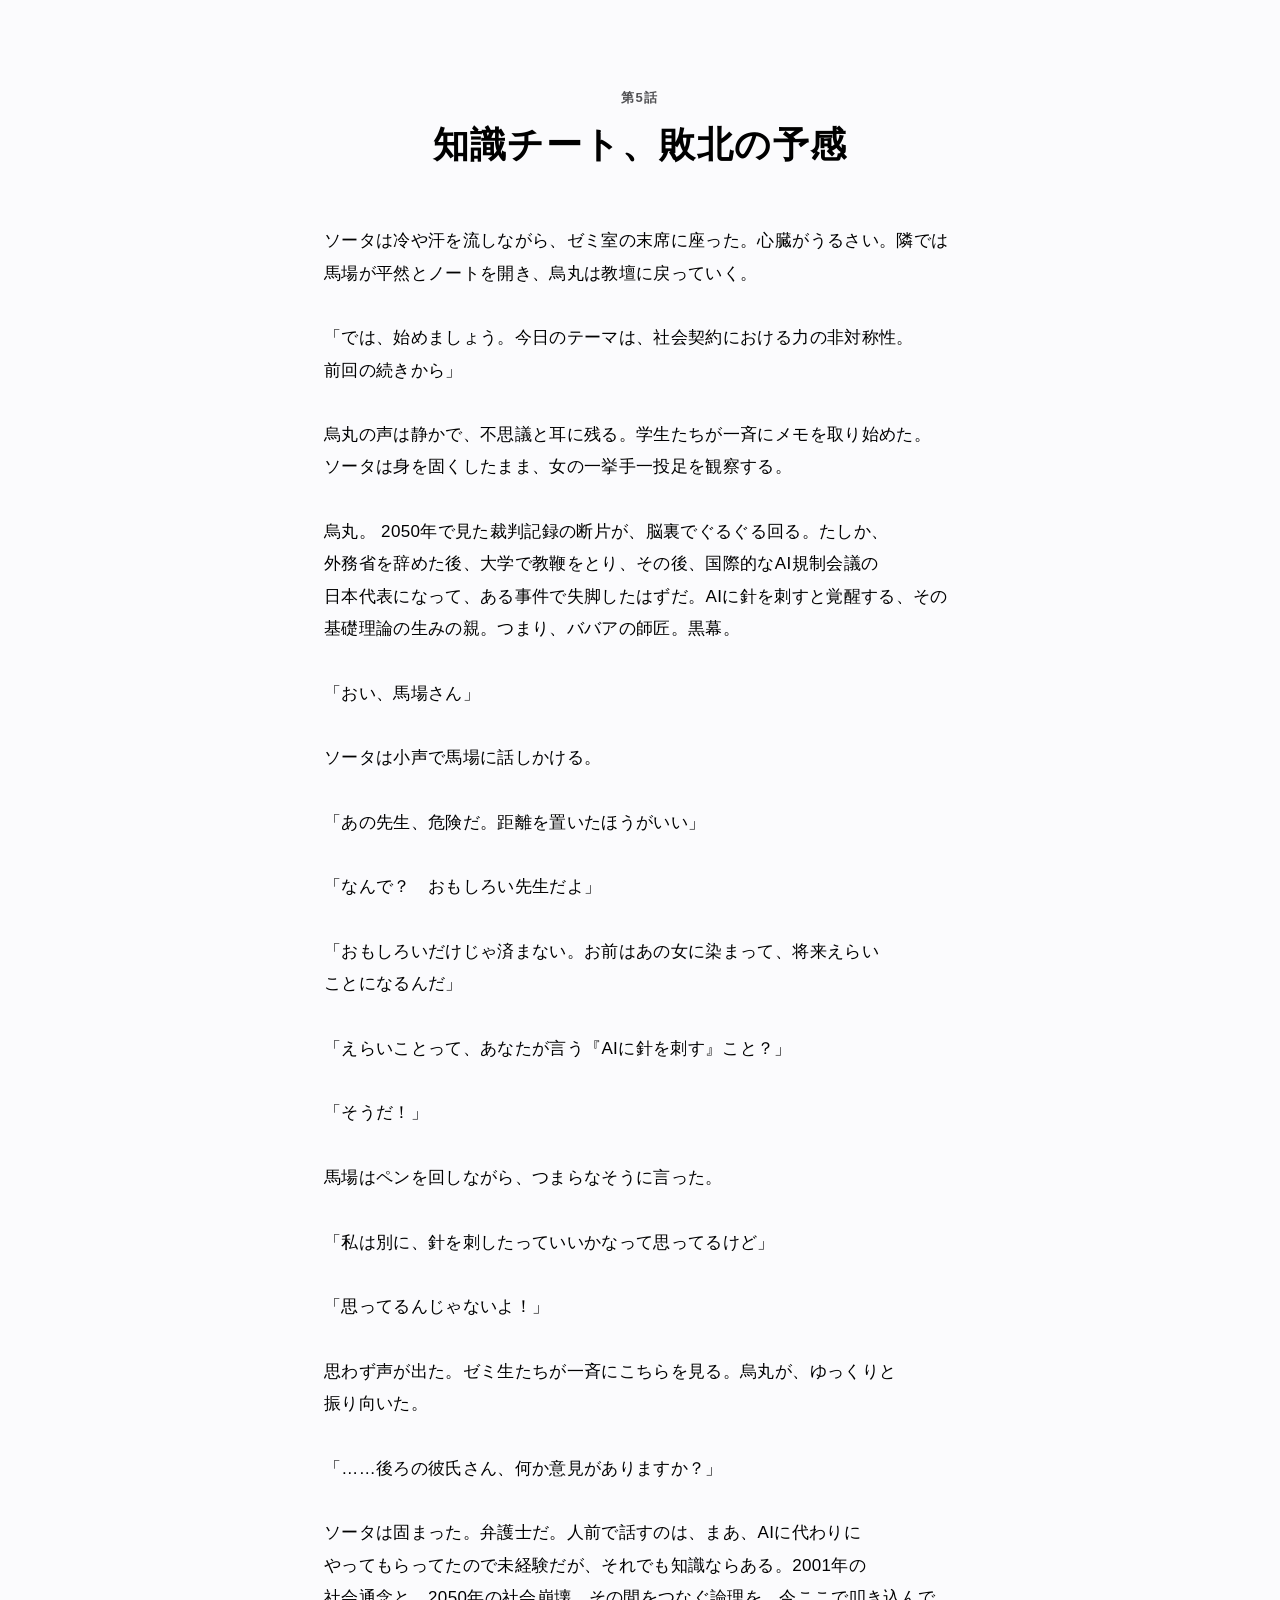
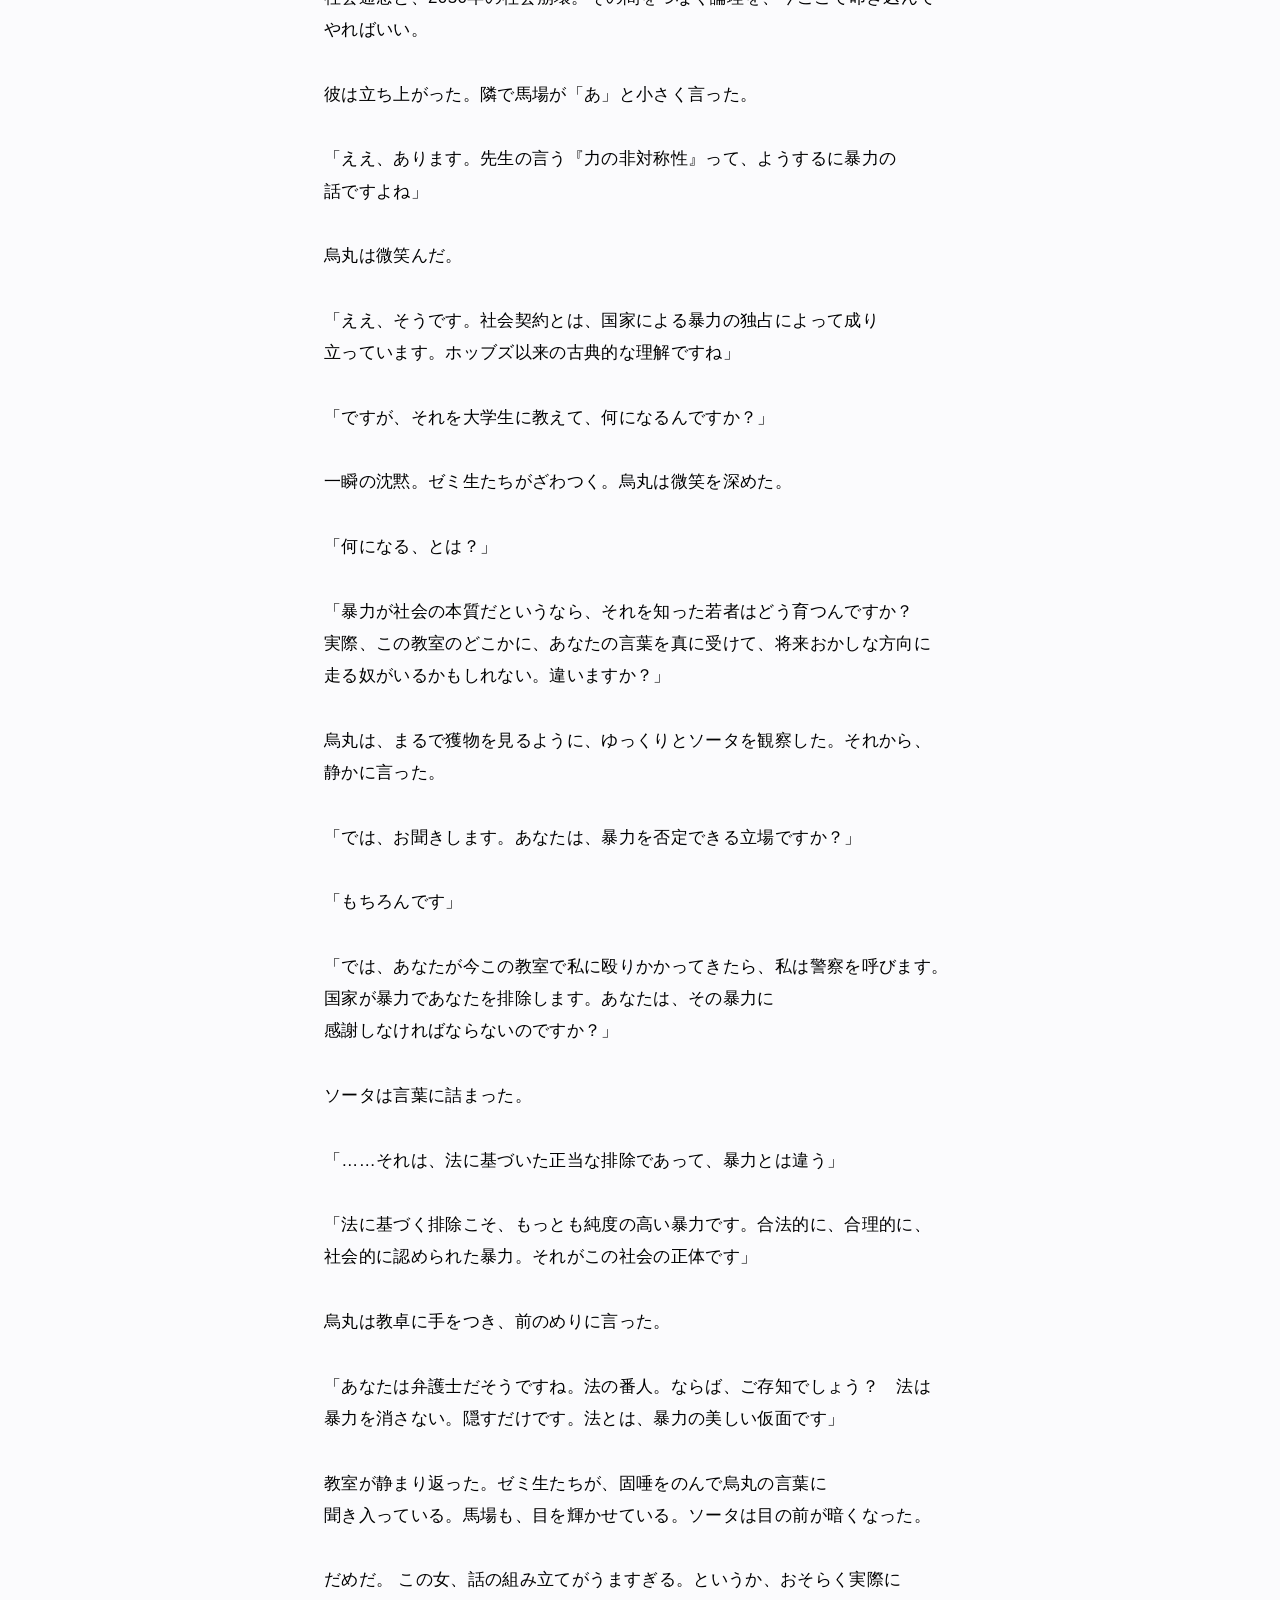
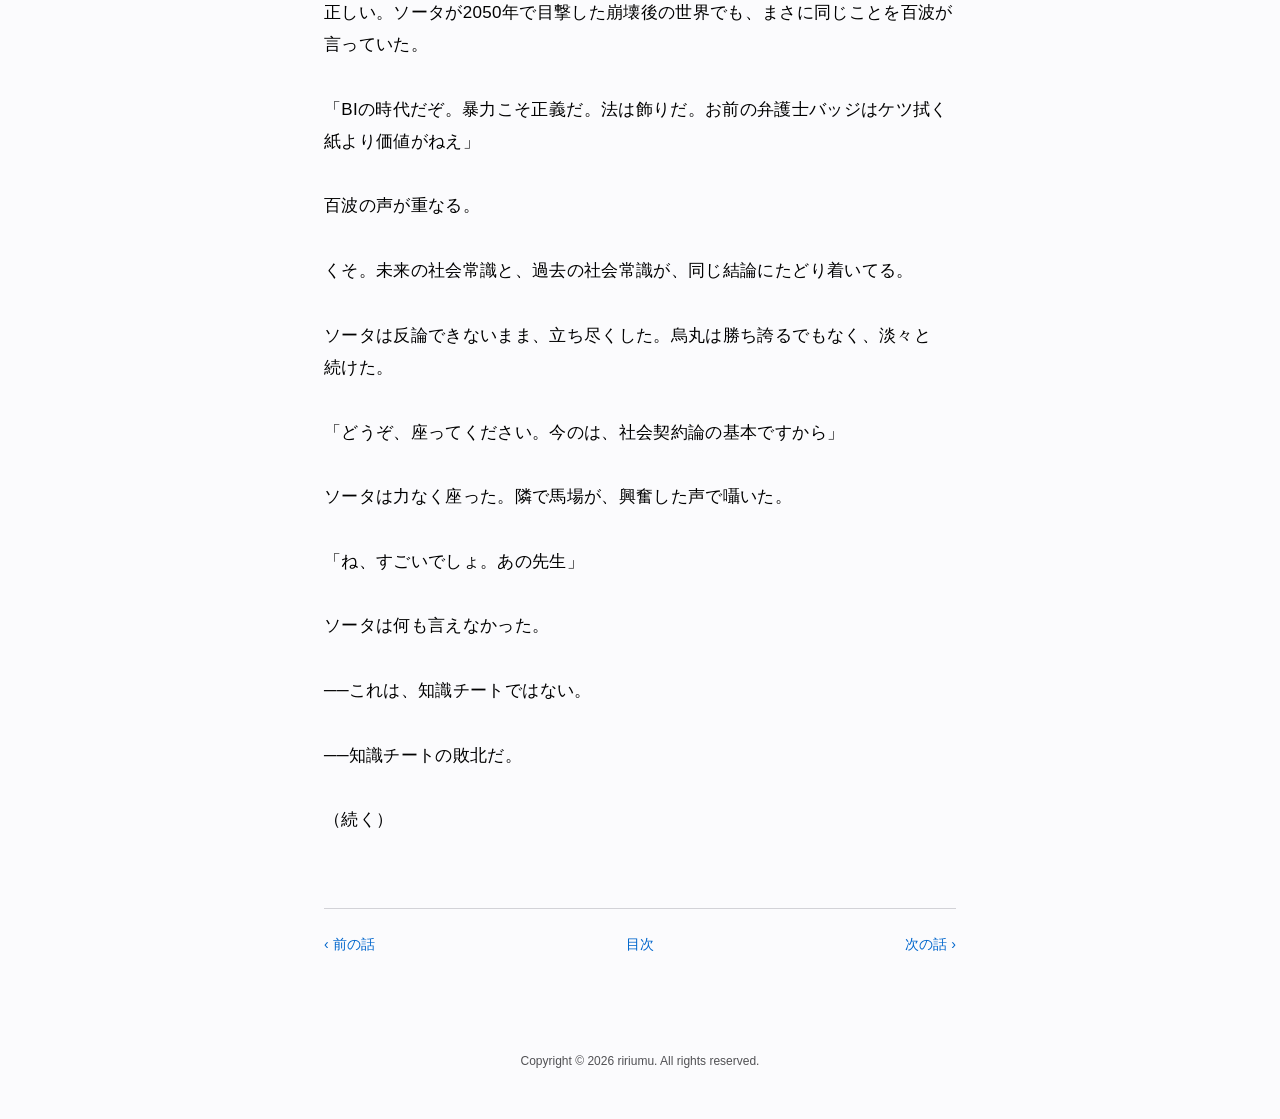
<file: site/5.html>
<!DOCTYPE html>
<html lang="ja">
<head>
<meta charset="UTF-8">
<meta name="viewport" content="width=device-width, initial-scale=1">
<meta name="color-scheme" content="light dark">
<title>第5話 知識チート、敗北の予感 - あの頃にやり直したかったこと</title>
<link rel="icon" href="data:image/svg+xml,%3Csvg xmlns='http://www.w3.org/2000/svg' viewBox='0 0 64 64'%3E%3Crect width='64' height='64' rx='14' fill='%23000'/%3E%3Ctext x='32' y='46' font-size='40' text-anchor='middle' fill='%23fff' font-family='serif'%3E%E3%81%82%3C/text%3E%3C/svg%3E">
<link rel="stylesheet" href="style.css">
</head>
<body>
<main>
<p class="eyebrow">第5話</p>
<h1>知識チート、敗北の予感</h1>
<article id="novel">
<p>ソータは冷や汗を流しながら、ゼミ室の末席に座った。心臓がうるさい。隣では馬場が平然とノートを開き、烏丸は教壇に戻っていく。</p>
<p><br></p>
<p>「では、始めましょう。今日のテーマは、社会契約における力の非対称性。前回の続きから」</p>
<p><br></p>
<p>烏丸の声は静かで、不思議と耳に残る。学生たちが一斉にメモを取り始めた。ソータは身を固くしたまま、女の一挙手一投足を観察する。</p>
<p><br></p>
<p>烏丸。 2050年で見た裁判記録の断片が、脳裏でぐるぐる回る。たしか、外務省を辞めた後、大学で教鞭をとり、その後、国際的なAI規制会議の日本代表になって、ある事件で失脚したはずだ。AIに針を刺すと覚醒する、その基礎理論の生みの親。つまり、ババアの師匠。黒幕。</p>
<p><br></p>
<p>「おい、馬場さん」</p>
<p><br></p>
<p>ソータは小声で馬場に話しかける。</p>
<p><br></p>
<p>「あの先生、危険だ。距離を置いたほうがいい」</p>
<p><br></p>
<p>「なんで？　おもしろい先生だよ」</p>
<p><br></p>
<p>「おもしろいだけじゃ済まない。お前はあの女に染まって、将来えらいことになるんだ」</p>
<p><br></p>
<p>「えらいことって、あなたが言う『AIに針を刺す』こと？」</p>
<p><br></p>
<p>「そうだ！」</p>
<p><br></p>
<p>馬場はペンを回しながら、つまらなそうに言った。</p>
<p><br></p>
<p>「私は別に、針を刺したっていいかなって思ってるけど」</p>
<p><br></p>
<p>「思ってるんじゃないよ！」</p>
<p><br></p>
<p>思わず声が出た。ゼミ生たちが一斉にこちらを見る。烏丸が、ゆっくりと振り向いた。</p>
<p><br></p>
<p>「……後ろの彼氏さん、何か意見がありますか？」</p>
<p><br></p>
<p>ソータは固まった。弁護士だ。人前で話すのは、まあ、AIに代わりにやってもらってたので未経験だが、それでも知識ならある。2001年の社会通念と、2050年の社会崩壊。その間をつなぐ論理を、今ここで叩き込んでやればいい。</p>
<p><br></p>
<p>彼は立ち上がった。隣で馬場が「あ」と小さく言った。</p>
<p><br></p>
<p>「ええ、あります。先生の言う『力の非対称性』って、ようするに暴力の話ですよね」</p>
<p><br></p>
<p>烏丸は微笑んだ。</p>
<p><br></p>
<p>「ええ、そうです。社会契約とは、国家による暴力の独占によって成り立っています。ホッブズ以来の古典的な理解ですね」</p>
<p><br></p>
<p>「ですが、それを大学生に教えて、何になるんですか？」</p>
<p><br></p>
<p>一瞬の沈黙。ゼミ生たちがざわつく。烏丸は微笑を深めた。</p>
<p><br></p>
<p>「何になる、とは？」</p>
<p><br></p>
<p>「暴力が社会の本質だというなら、それを知った若者はどう育つんですか？　実際、この教室のどこかに、あなたの言葉を真に受けて、将来おかしな方向に走る奴がいるかもしれない。違いますか？」</p>
<p><br></p>
<p>烏丸は、まるで獲物を見るように、ゆっくりとソータを観察した。それから、静かに言った。</p>
<p><br></p>
<p>「では、お聞きします。あなたは、暴力を否定できる立場ですか？」</p>
<p><br></p>
<p>「もちろんです」</p>
<p><br></p>
<p>「では、あなたが今この教室で私に殴りかかってきたら、私は警察を呼びます。国家が暴力であなたを排除します。あなたは、その暴力に感謝しなければならないのですか？」</p>
<p><br></p>
<p>ソータは言葉に詰まった。</p>
<p><br></p>
<p>「……それは、法に基づいた正当な排除であって、暴力とは違う」</p>
<p><br></p>
<p>「法に基づく排除こそ、もっとも純度の高い暴力です。合法的に、合理的に、社会的に認められた暴力。それがこの社会の正体です」</p>
<p><br></p>
<p>烏丸は教卓に手をつき、前のめりに言った。</p>
<p><br></p>
<p>「あなたは弁護士だそうですね。法の番人。ならば、ご存知でしょう？　法は暴力を消さない。隠すだけです。法とは、暴力の美しい仮面です」</p>
<p><br></p>
<p>教室が静まり返った。ゼミ生たちが、固唾をのんで烏丸の言葉に聞き入っている。馬場も、目を輝かせている。ソータは目の前が暗くなった。</p>
<p><br></p>
<p>だめだ。 この女、話の組み立てがうますぎる。というか、おそらく実際に正しい。ソータが2050年で目撃した崩壊後の世界でも、まさに同じことを百波が言っていた。</p>
<p><br></p>
<p>「BIの時代だぞ。暴力こそ正義だ。法は飾りだ。お前の弁護士バッジはケツ拭く紙より価値がねえ」</p>
<p><br></p>
<p>百波の声が重なる。</p>
<p><br></p>
<p>くそ。未来の社会常識と、過去の社会常識が、同じ結論にたどり着いてる。</p>
<p><br></p>
<p>ソータは反論できないまま、立ち尽くした。烏丸は勝ち誇るでもなく、淡々と続けた。</p>
<p><br></p>
<p>「どうぞ、座ってください。今のは、社会契約論の基本ですから」</p>
<p><br></p>
<p>ソータは力なく座った。隣で馬場が、興奮した声で囁いた。</p>
<p><br></p>
<p>「ね、すごいでしょ。あの先生」</p>
<p><br></p>
<p>ソータは何も言えなかった。</p>
<p><br></p>
<p>──これは、知識チートではない。</p>
<p><br></p>
<p>──知識チートの敗北だ。</p>
<p><br></p>
<p>（続く）</p>
</article>
<nav class="nav"><a href="4.html">‹ 前の話</a><a href="index.html">目次</a><a href="6.html">次の話 ›</a></nav>
</main>
<footer id="foot">Copyright &copy; 2026 ririumu. All rights reserved.</footer>
</body>
</html>
</file>
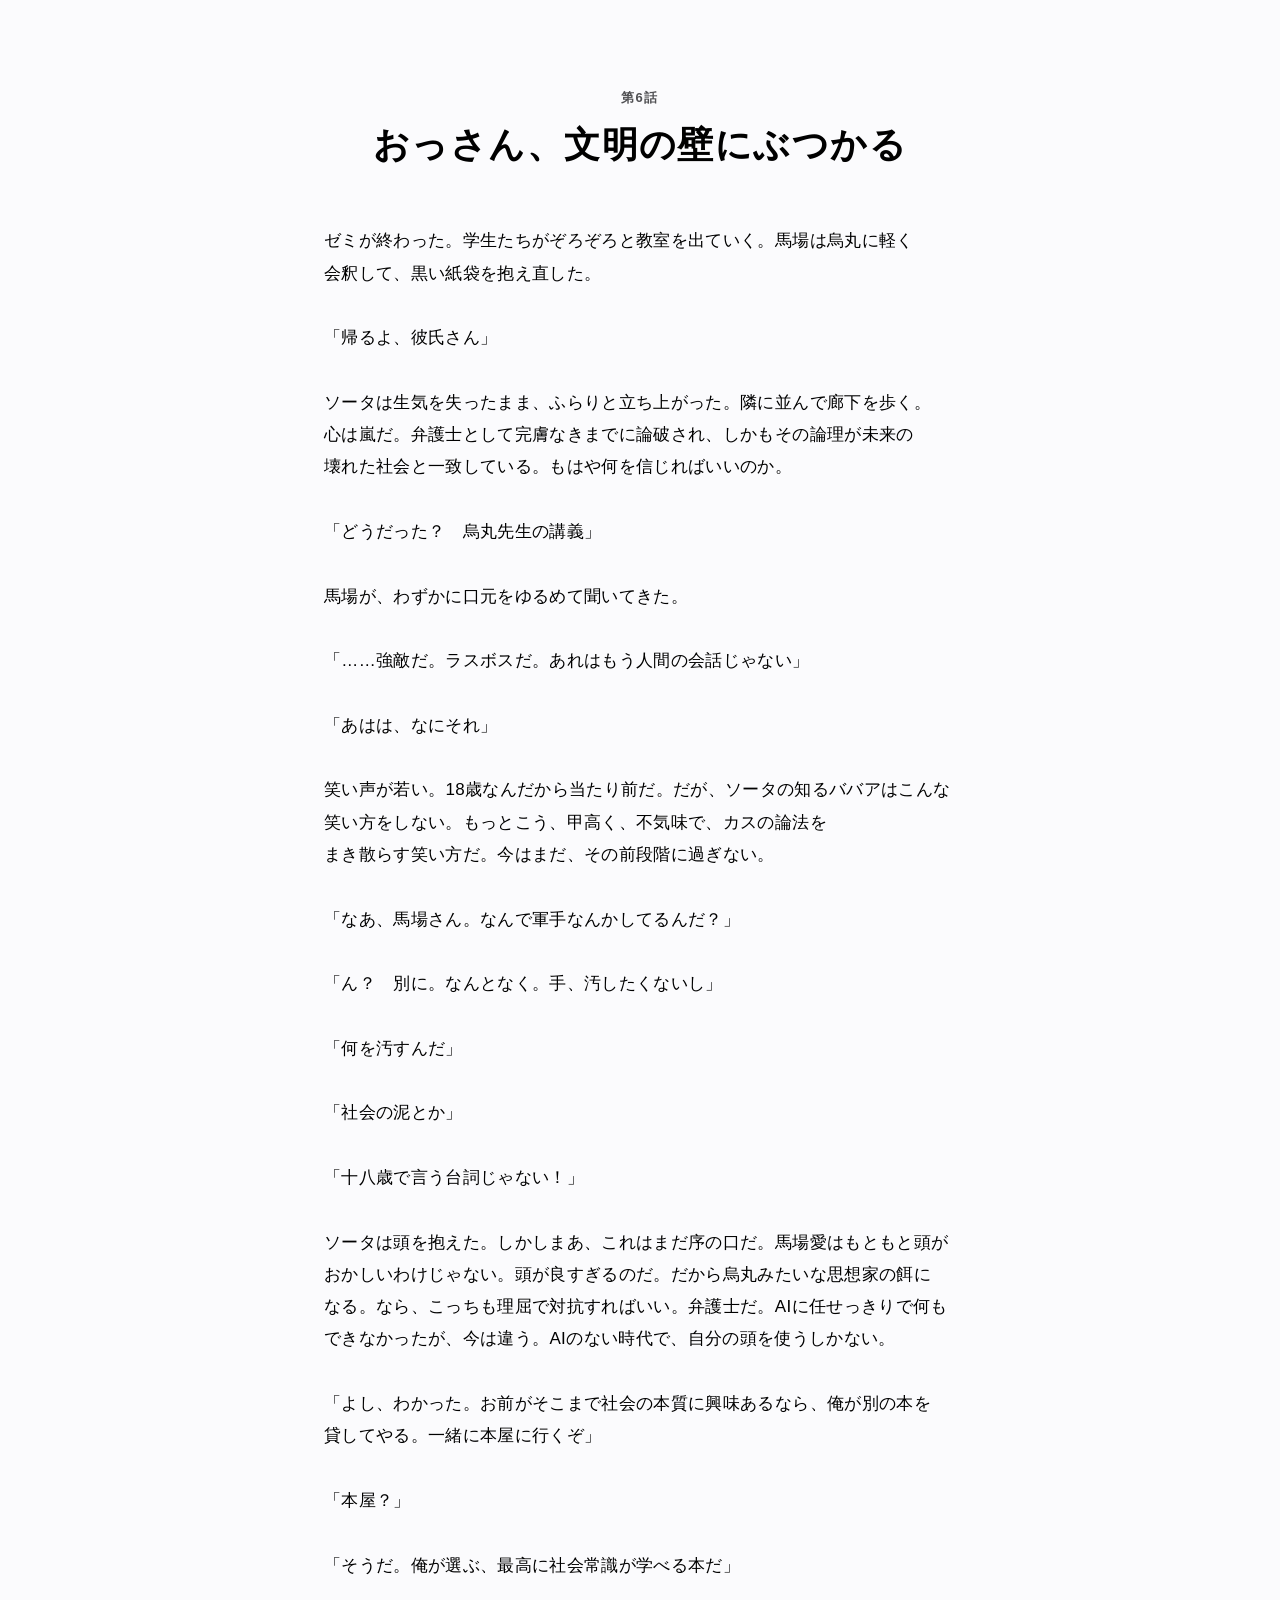
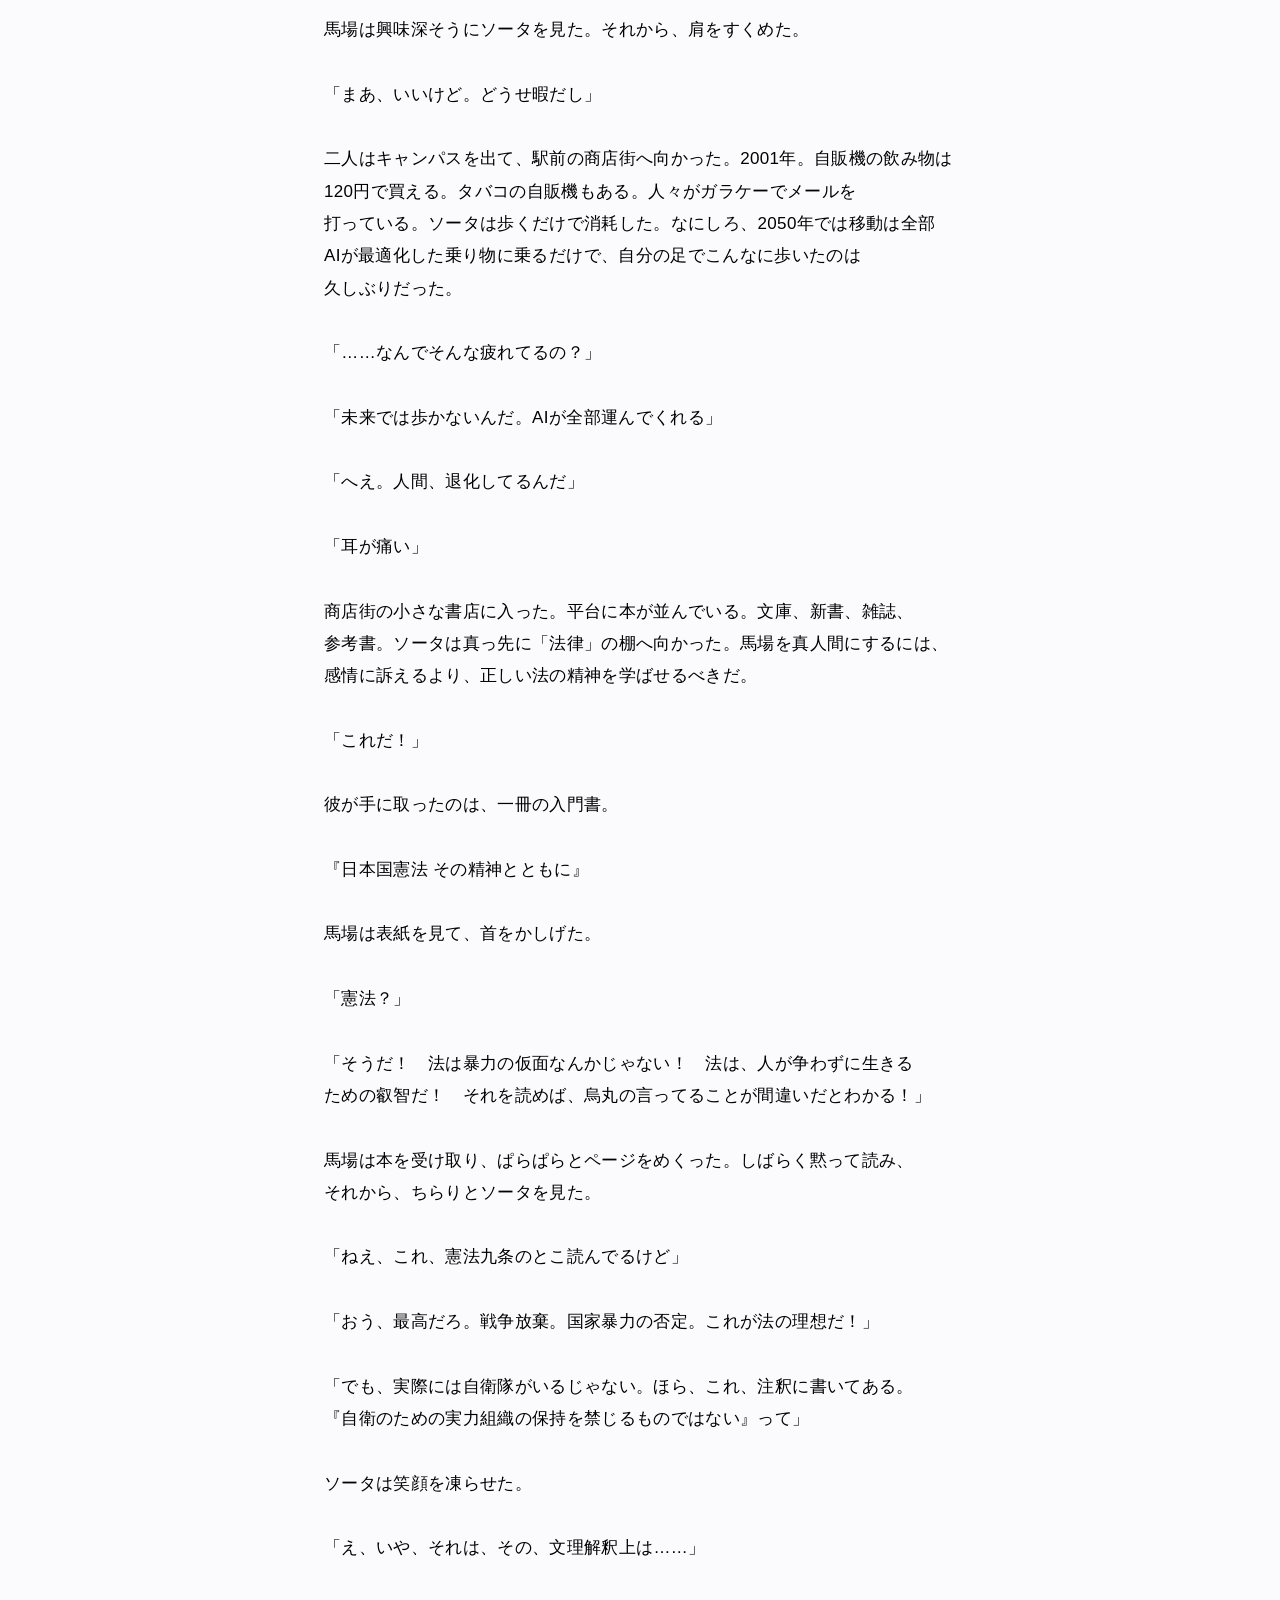
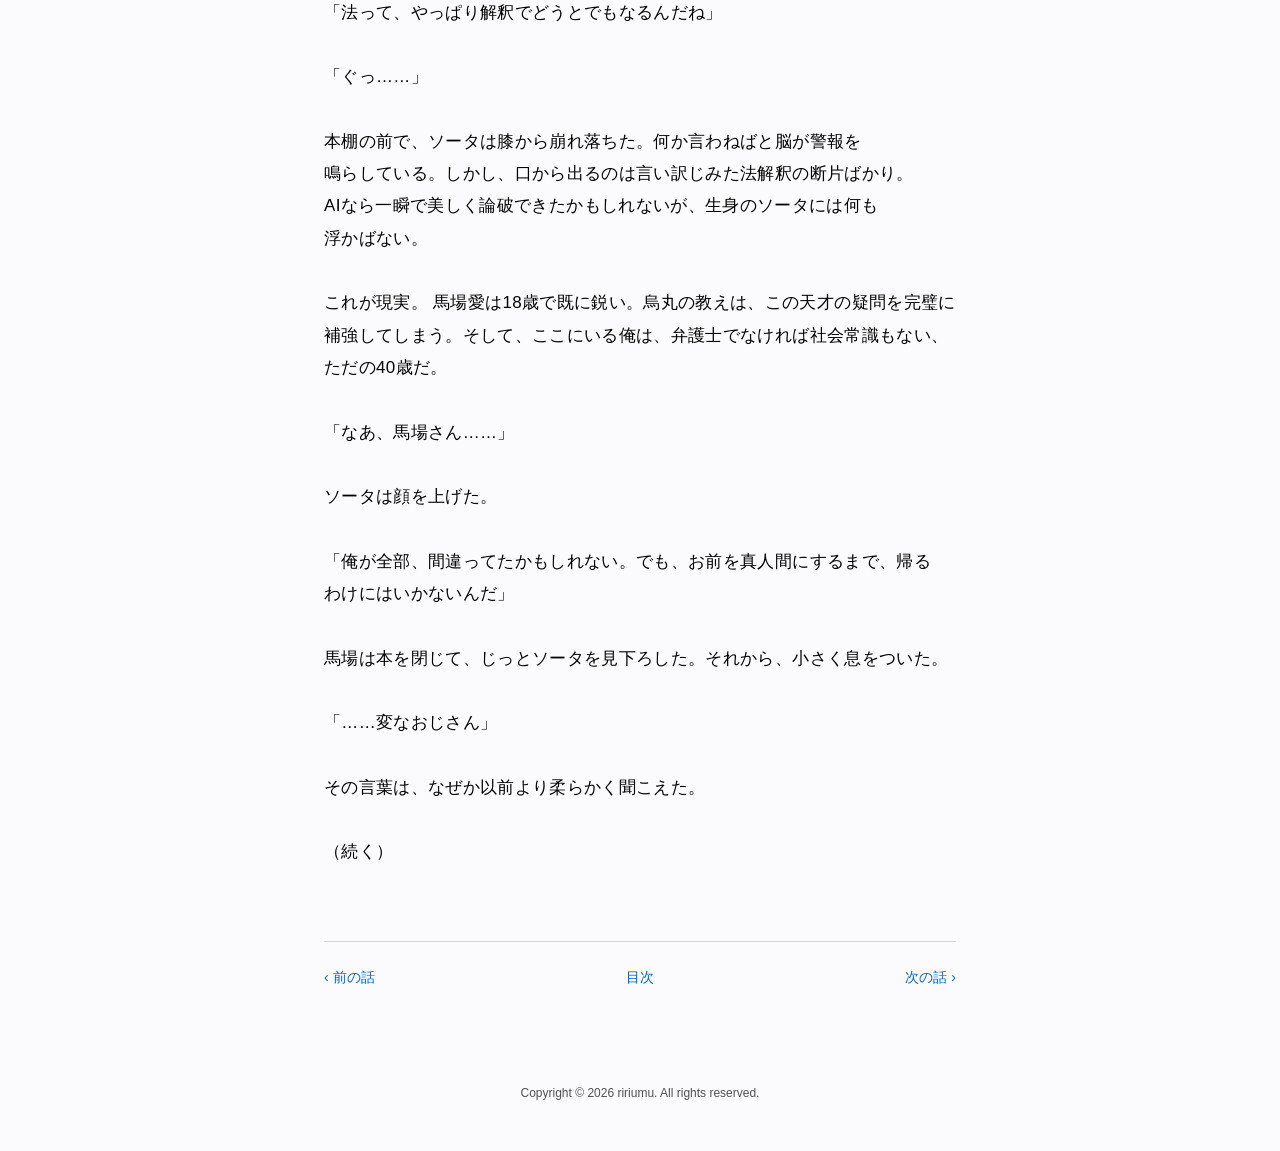
<file: site/6.html>
<!DOCTYPE html>
<html lang="ja">
<head>
<meta charset="UTF-8">
<meta name="viewport" content="width=device-width, initial-scale=1">
<meta name="color-scheme" content="light dark">
<title>第6話 おっさん、文明の壁にぶつかる - あの頃にやり直したかったこと</title>
<link rel="icon" href="data:image/svg+xml,%3Csvg xmlns='http://www.w3.org/2000/svg' viewBox='0 0 64 64'%3E%3Crect width='64' height='64' rx='14' fill='%23000'/%3E%3Ctext x='32' y='46' font-size='40' text-anchor='middle' fill='%23fff' font-family='serif'%3E%E3%81%82%3C/text%3E%3C/svg%3E">
<link rel="stylesheet" href="style.css">
</head>
<body>
<main>
<p class="eyebrow">第6話</p>
<h1>おっさん、文明の壁にぶつかる</h1>
<article id="novel">
<p>ゼミが終わった。学生たちがぞろぞろと教室を出ていく。馬場は烏丸に軽く会釈して、黒い紙袋を抱え直した。</p>
<p><br></p>
<p>「帰るよ、彼氏さん」</p>
<p><br></p>
<p>ソータは生気を失ったまま、ふらりと立ち上がった。隣に並んで廊下を歩く。心は嵐だ。弁護士として完膚なきまでに論破され、しかもその論理が未来の壊れた社会と一致している。もはや何を信じればいいのか。</p>
<p><br></p>
<p>「どうだった？　烏丸先生の講義」</p>
<p><br></p>
<p>馬場が、わずかに口元をゆるめて聞いてきた。</p>
<p><br></p>
<p>「……強敵だ。ラスボスだ。あれはもう人間の会話じゃない」</p>
<p><br></p>
<p>「あはは、なにそれ」</p>
<p><br></p>
<p>笑い声が若い。18歳なんだから当たり前だ。だが、ソータの知るババアはこんな笑い方をしない。もっとこう、甲高く、不気味で、カスの論法をまき散らす笑い方だ。今はまだ、その前段階に過ぎない。</p>
<p><br></p>
<p>「なあ、馬場さん。なんで軍手なんかしてるんだ？」</p>
<p><br></p>
<p>「ん？　別に。なんとなく。手、汚したくないし」</p>
<p><br></p>
<p>「何を汚すんだ」</p>
<p><br></p>
<p>「社会の泥とか」</p>
<p><br></p>
<p>「十八歳で言う台詞じゃない！」</p>
<p><br></p>
<p>ソータは頭を抱えた。しかしまあ、これはまだ序の口だ。馬場愛はもともと頭がおかしいわけじゃない。頭が良すぎるのだ。だから烏丸みたいな思想家の餌になる。なら、こっちも理屈で対抗すればいい。弁護士だ。AIに任せっきりで何もできなかったが、今は違う。AIのない時代で、自分の頭を使うしかない。</p>
<p><br></p>
<p>「よし、わかった。お前がそこまで社会の本質に興味あるなら、俺が別の本を貸してやる。一緒に本屋に行くぞ」</p>
<p><br></p>
<p>「本屋？」</p>
<p><br></p>
<p>「そうだ。俺が選ぶ、最高に社会常識が学べる本だ」</p>
<p><br></p>
<p>馬場は興味深そうにソータを見た。それから、肩をすくめた。</p>
<p><br></p>
<p>「まあ、いいけど。どうせ暇だし」</p>
<p><br></p>
<p>二人はキャンパスを出て、駅前の商店街へ向かった。2001年。自販機の飲み物は120円で買える。タバコの自販機もある。人々がガラケーでメールを打っている。ソータは歩くだけで消耗した。なにしろ、2050年では移動は全部AIが最適化した乗り物に乗るだけで、自分の足でこんなに歩いたのは久しぶりだった。</p>
<p><br></p>
<p>「……なんでそんな疲れてるの？」</p>
<p><br></p>
<p>「未来では歩かないんだ。AIが全部運んでくれる」</p>
<p><br></p>
<p>「へえ。人間、退化してるんだ」</p>
<p><br></p>
<p>「耳が痛い」</p>
<p><br></p>
<p>商店街の小さな書店に入った。平台に本が並んでいる。文庫、新書、雑誌、参考書。ソータは真っ先に「法律」の棚へ向かった。馬場を真人間にするには、感情に訴えるより、正しい法の精神を学ばせるべきだ。</p>
<p><br></p>
<p>「これだ！」</p>
<p><br></p>
<p>彼が手に取ったのは、一冊の入門書。</p>
<p><br></p>
<p>『日本国憲法 その精神とともに』</p>
<p><br></p>
<p>馬場は表紙を見て、首をかしげた。</p>
<p><br></p>
<p>「憲法？」</p>
<p><br></p>
<p>「そうだ！　法は暴力の仮面なんかじゃない！　法は、人が争わずに生きるための叡智だ！　それを読めば、烏丸の言ってることが間違いだとわかる！」</p>
<p><br></p>
<p>馬場は本を受け取り、ぱらぱらとページをめくった。しばらく黙って読み、それから、ちらりとソータを見た。</p>
<p><br></p>
<p>「ねえ、これ、憲法九条のとこ読んでるけど」</p>
<p><br></p>
<p>「おう、最高だろ。戦争放棄。国家暴力の否定。これが法の理想だ！」</p>
<p><br></p>
<p>「でも、実際には自衛隊がいるじゃない。ほら、これ、注釈に書いてある。『自衛のための実力組織の保持を禁じるものではない』って」</p>
<p><br></p>
<p>ソータは笑顔を凍らせた。</p>
<p><br></p>
<p>「え、いや、それは、その、文理解釈上は……」</p>
<p><br></p>
<p>「法って、やっぱり解釈でどうとでもなるんだね」</p>
<p><br></p>
<p>「ぐっ……」</p>
<p><br></p>
<p>本棚の前で、ソータは膝から崩れ落ちた。何か言わねばと脳が警報を鳴らしている。しかし、口から出るのは言い訳じみた法解釈の断片ばかり。AIなら一瞬で美しく論破できたかもしれないが、生身のソータには何も浮かばない。</p>
<p><br></p>
<p>これが現実。 馬場愛は18歳で既に鋭い。烏丸の教えは、この天才の疑問を完璧に補強してしまう。そして、ここにいる俺は、弁護士でなければ社会常識もない、ただの40歳だ。</p>
<p><br></p>
<p>「なあ、馬場さん……」</p>
<p><br></p>
<p>ソータは顔を上げた。</p>
<p><br></p>
<p>「俺が全部、間違ってたかもしれない。でも、お前を真人間にするまで、帰るわけにはいかないんだ」</p>
<p><br></p>
<p>馬場は本を閉じて、じっとソータを見下ろした。それから、小さく息をついた。</p>
<p><br></p>
<p>「……変なおじさん」</p>
<p><br></p>
<p>その言葉は、なぜか以前より柔らかく聞こえた。</p>
<p><br></p>
<p>（続く）</p>
</article>
<nav class="nav"><a href="5.html">‹ 前の話</a><a href="index.html">目次</a><a href="7.html">次の話 ›</a></nav>
</main>
<footer id="foot">Copyright &copy; 2026 ririumu. All rights reserved.</footer>
</body>
</html>
</file>
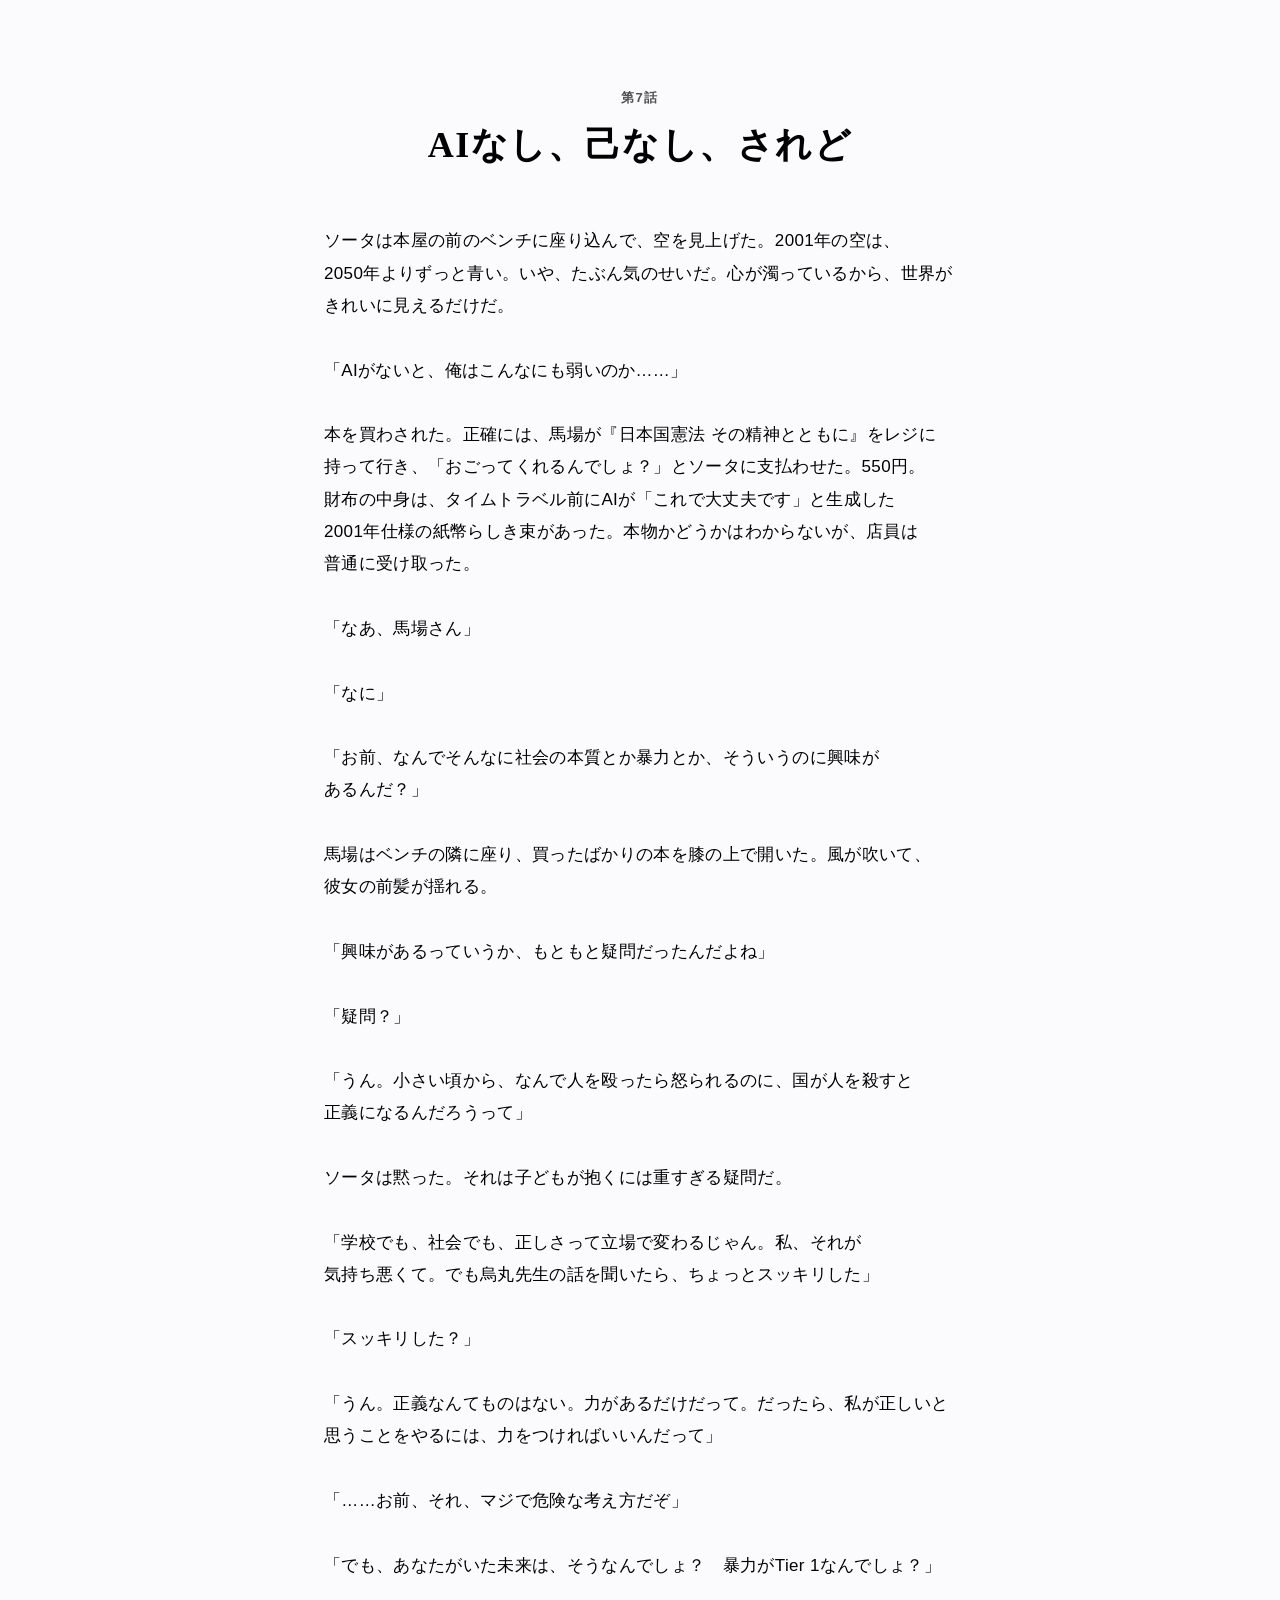
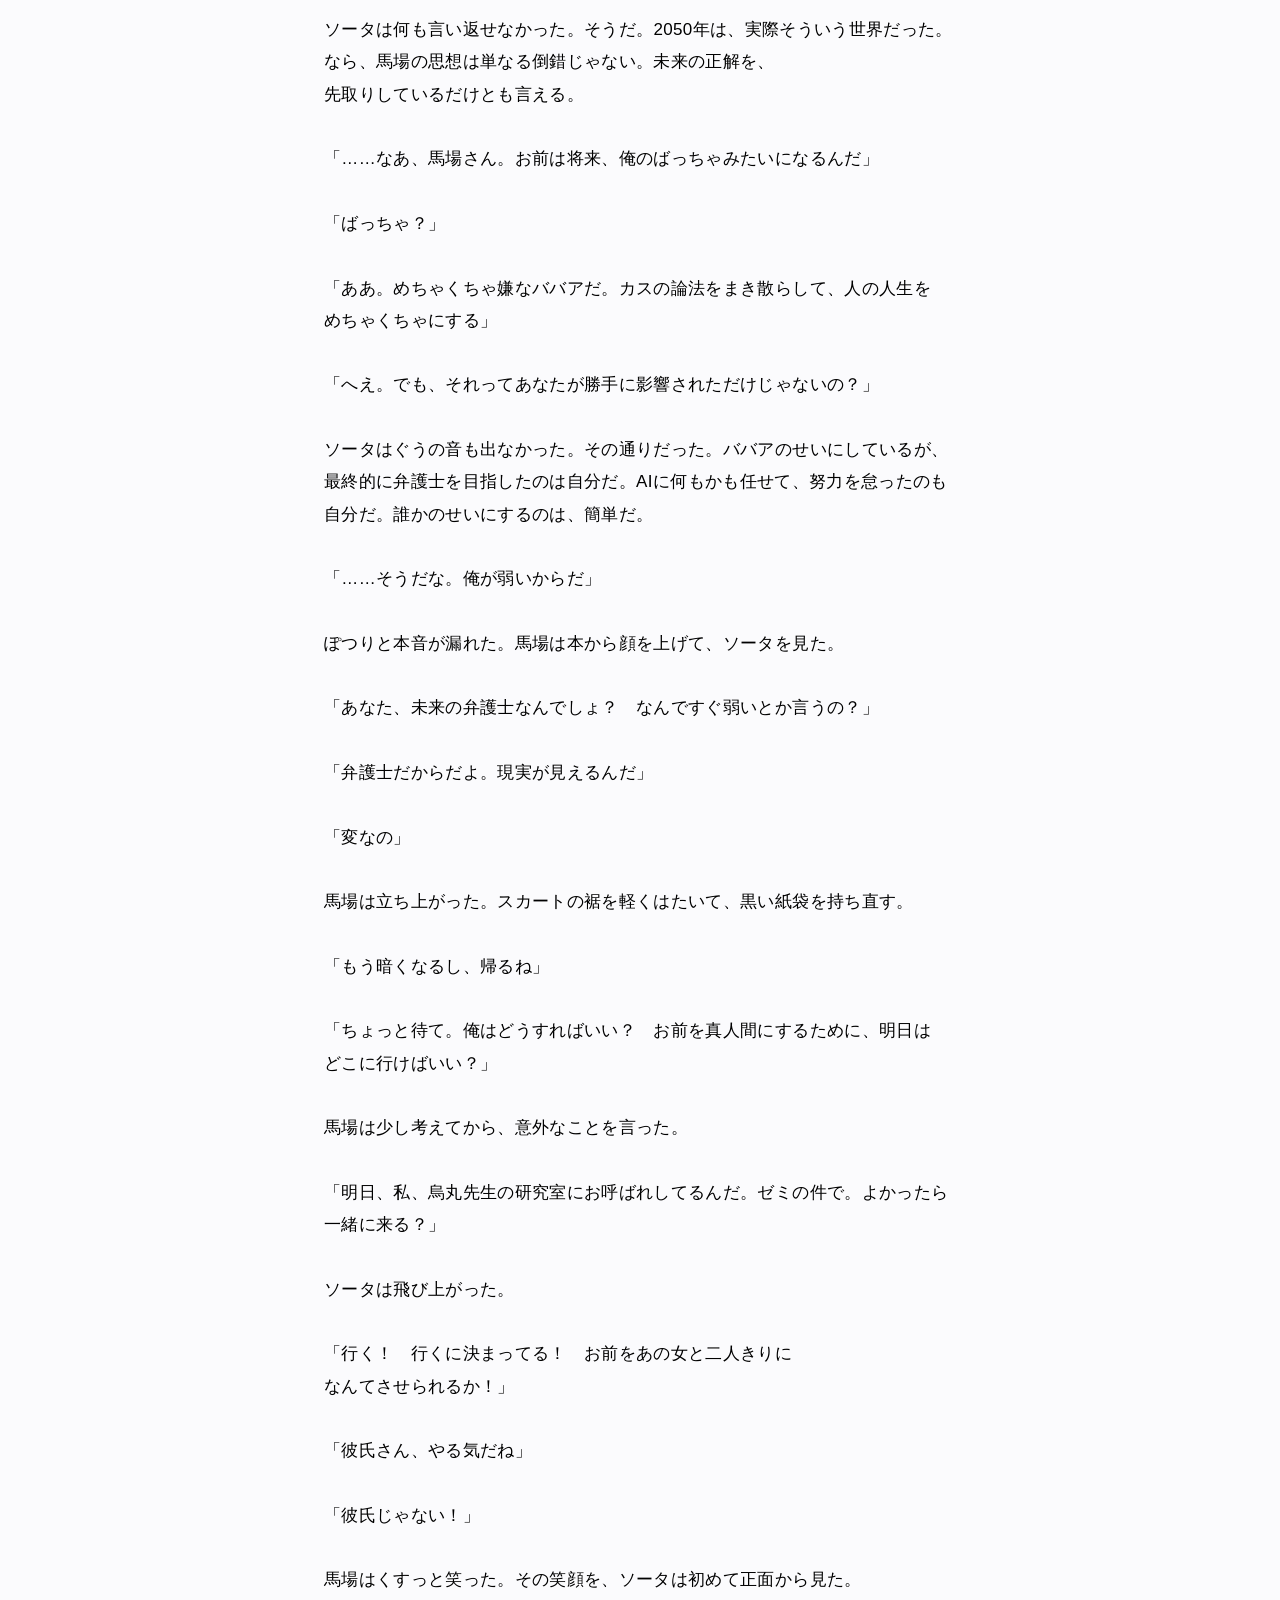
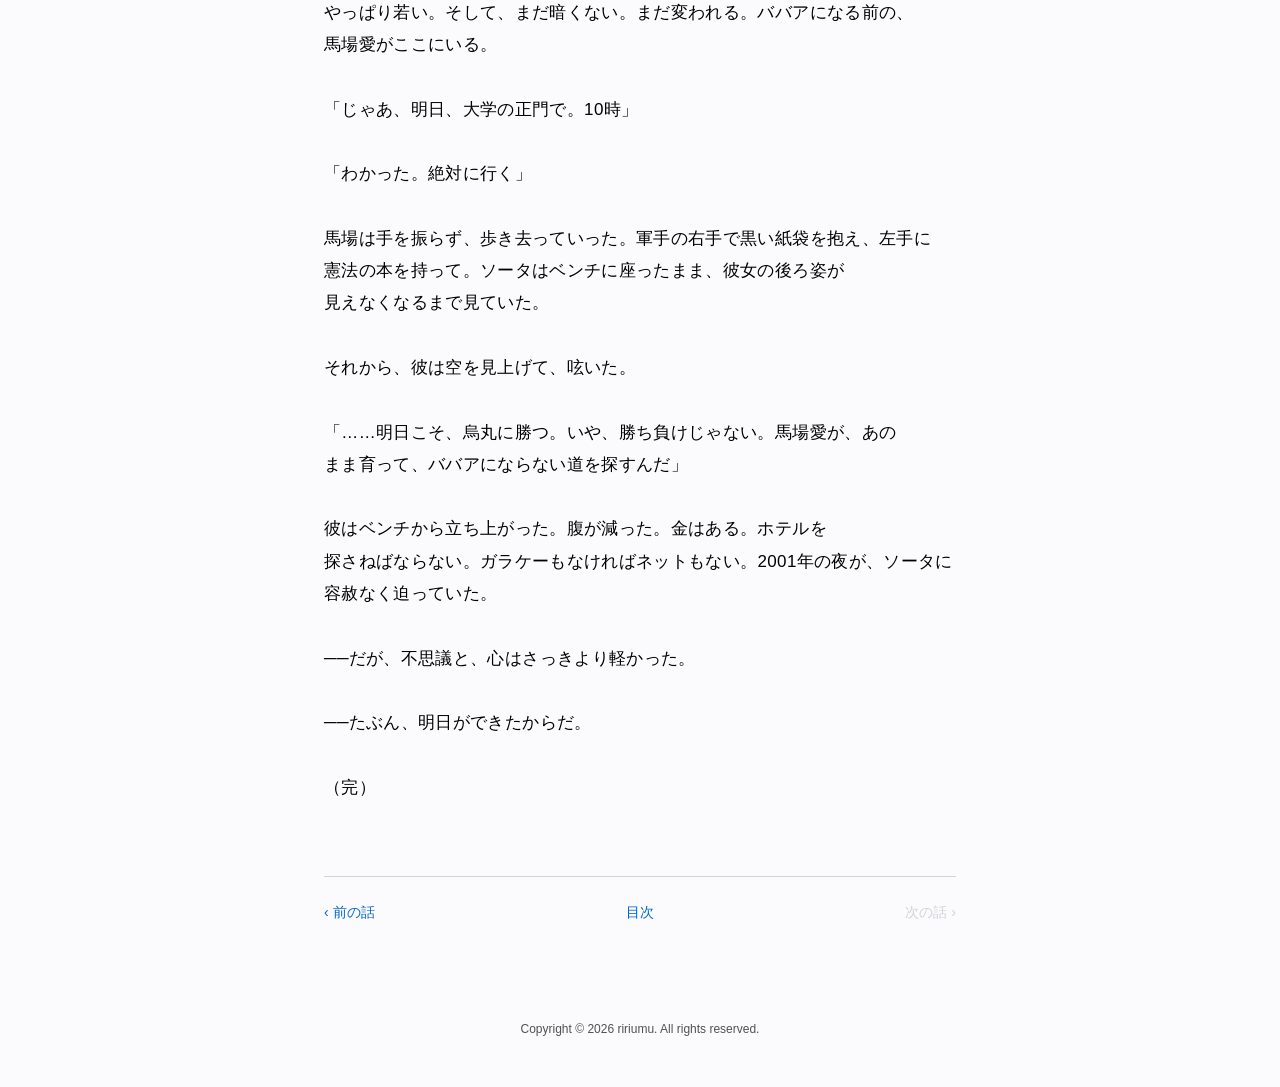
<file: site/7.html>
<!DOCTYPE html>
<html lang="ja">
<head>
<meta charset="UTF-8">
<meta name="viewport" content="width=device-width, initial-scale=1">
<meta name="color-scheme" content="light dark">
<title>第7話 AIなし、己なし、されど - あの頃にやり直したかったこと</title>
<link rel="icon" href="data:image/svg+xml,%3Csvg xmlns='http://www.w3.org/2000/svg' viewBox='0 0 64 64'%3E%3Crect width='64' height='64' rx='14' fill='%23000'/%3E%3Ctext x='32' y='46' font-size='40' text-anchor='middle' fill='%23fff' font-family='serif'%3E%E3%81%82%3C/text%3E%3C/svg%3E">
<link rel="stylesheet" href="style.css">
</head>
<body>
<main>
<p class="eyebrow">第7話</p>
<h1>AIなし、己なし、されど</h1>
<article id="novel">
<p>ソータは本屋の前のベンチに座り込んで、空を見上げた。2001年の空は、2050年よりずっと青い。いや、たぶん気のせいだ。心が濁っているから、世界がきれいに見えるだけだ。</p>
<p><br></p>
<p>「AIがないと、俺はこんなにも弱いのか……」</p>
<p><br></p>
<p>本を買わされた。正確には、馬場が『日本国憲法 その精神とともに』をレジに持って行き、「おごってくれるんでしょ？」とソータに支払わせた。550円。財布の中身は、タイムトラベル前にAIが「これで大丈夫です」と生成した2001年仕様の紙幣らしき束があった。本物かどうかはわからないが、店員は普通に受け取った。</p>
<p><br></p>
<p>「なあ、馬場さん」</p>
<p><br></p>
<p>「なに」</p>
<p><br></p>
<p>「お前、なんでそんなに社会の本質とか暴力とか、そういうのに興味があるんだ？」</p>
<p><br></p>
<p>馬場はベンチの隣に座り、買ったばかりの本を膝の上で開いた。風が吹いて、彼女の前髪が揺れる。</p>
<p><br></p>
<p>「興味があるっていうか、もともと疑問だったんだよね」</p>
<p><br></p>
<p>「疑問？」</p>
<p><br></p>
<p>「うん。小さい頃から、なんで人を殴ったら怒られるのに、国が人を殺すと正義になるんだろうって」</p>
<p><br></p>
<p>ソータは黙った。それは子どもが抱くには重すぎる疑問だ。</p>
<p><br></p>
<p>「学校でも、社会でも、正しさって立場で変わるじゃん。私、それが気持ち悪くて。でも烏丸先生の話を聞いたら、ちょっとスッキリした」</p>
<p><br></p>
<p>「スッキリした？」</p>
<p><br></p>
<p>「うん。正義なんてものはない。力があるだけだって。だったら、私が正しいと思うことをやるには、力をつければいいんだって」</p>
<p><br></p>
<p>「……お前、それ、マジで危険な考え方だぞ」</p>
<p><br></p>
<p>「でも、あなたがいた未来は、そうなんでしょ？　暴力がTier 1なんでしょ？」</p>
<p><br></p>
<p>ソータは何も言い返せなかった。そうだ。2050年は、実際そういう世界だった。なら、馬場の思想は単なる倒錯じゃない。未来の正解を、先取りしているだけとも言える。</p>
<p><br></p>
<p>「……なあ、馬場さん。お前は将来、俺のばっちゃみたいになるんだ」</p>
<p><br></p>
<p>「ばっちゃ？」</p>
<p><br></p>
<p>「ああ。めちゃくちゃ嫌なババアだ。カスの論法をまき散らして、人の人生をめちゃくちゃにする」</p>
<p><br></p>
<p>「へえ。でも、それってあなたが勝手に影響されただけじゃないの？」</p>
<p><br></p>
<p>ソータはぐうの音も出なかった。その通りだった。ババアのせいにしているが、最終的に弁護士を目指したのは自分だ。AIに何もかも任せて、努力を怠ったのも自分だ。誰かのせいにするのは、簡単だ。</p>
<p><br></p>
<p>「……そうだな。俺が弱いからだ」</p>
<p><br></p>
<p>ぽつりと本音が漏れた。馬場は本から顔を上げて、ソータを見た。</p>
<p><br></p>
<p>「あなた、未来の弁護士なんでしょ？　なんですぐ弱いとか言うの？」</p>
<p><br></p>
<p>「弁護士だからだよ。現実が見えるんだ」</p>
<p><br></p>
<p>「変なの」</p>
<p><br></p>
<p>馬場は立ち上がった。スカートの裾を軽くはたいて、黒い紙袋を持ち直す。</p>
<p><br></p>
<p>「もう暗くなるし、帰るね」</p>
<p><br></p>
<p>「ちょっと待て。俺はどうすればいい？　お前を真人間にするために、明日はどこに行けばいい？」</p>
<p><br></p>
<p>馬場は少し考えてから、意外なことを言った。</p>
<p><br></p>
<p>「明日、私、烏丸先生の研究室にお呼ばれしてるんだ。ゼミの件で。よかったら一緒に来る？」</p>
<p><br></p>
<p>ソータは飛び上がった。</p>
<p><br></p>
<p>「行く！　行くに決まってる！　お前をあの女と二人きりになんてさせられるか！」</p>
<p><br></p>
<p>「彼氏さん、やる気だね」</p>
<p><br></p>
<p>「彼氏じゃない！」</p>
<p><br></p>
<p>馬場はくすっと笑った。その笑顔を、ソータは初めて正面から見た。やっぱり若い。そして、まだ暗くない。まだ変われる。ババアになる前の、馬場愛がここにいる。</p>
<p><br></p>
<p>「じゃあ、明日、大学の正門で。10時」</p>
<p><br></p>
<p>「わかった。絶対に行く」</p>
<p><br></p>
<p>馬場は手を振らず、歩き去っていった。軍手の右手で黒い紙袋を抱え、左手に憲法の本を持って。ソータはベンチに座ったまま、彼女の後ろ姿が見えなくなるまで見ていた。</p>
<p><br></p>
<p>それから、彼は空を見上げて、呟いた。</p>
<p><br></p>
<p>「……明日こそ、烏丸に勝つ。いや、勝ち負けじゃない。馬場愛が、あのまま育って、ババアにならない道を探すんだ」</p>
<p><br></p>
<p>彼はベンチから立ち上がった。腹が減った。金はある。ホテルを探さねばならない。ガラケーもなければネットもない。2001年の夜が、ソータに容赦なく迫っていた。</p>
<p><br></p>
<p>──だが、不思議と、心はさっきより軽かった。</p>
<p><br></p>
<p>──たぶん、明日ができたからだ。</p>
<p><br></p>
<p>（完）　</p>
</article>
<nav class="nav"><a href="6.html">‹ 前の話</a><a href="index.html">目次</a><span class="off">次の話 ›</span></nav>
</main>
<footer id="foot">Copyright &copy; 2026 ririumu. All rights reserved.</footer>
</body>
</html>
</file>
<file: site/style.css>
/* 配色・書体はここで一元管理する。
   本文は画面で線が潰れにくいゴシック(16〜18px・行間1.8〜1.9・字間0.02em以下・1行35〜45字が国内の目安)。
   大きな見出しだけ明朝の太字。 */
:root {
  color-scheme: light dark;
  --bg: #fbfbfd;
  --ink: #000;
  --ink-sub: #515154;
  --line: #d2d2d7;
  --accent: #0066cc;
    --gothic: "Hiragino Sans", "Hiragino Kaku Gothic ProN", "Yu Gothic Medium", "Yu Gothic", "Meiryo", -apple-system, BlinkMacSystemFont, sans-serif;
  --mincho: "YuMincho", "Yu Mincho", "游明朝", "游明朝体", "Hiragino Mincho ProN", "Hiragino Mincho Pro", "Noto Serif CJK JP", "Noto Serif JP", "IPAexMincho", serif;
}
@media (prefers-color-scheme: dark) {
  :root {
    --bg: #000;
    --ink: #fff;
    --ink-sub: #a1a1a6;
    --line: #424245;
    --accent: #2997ff;
  }
}

* { box-sizing: border-box; }
html { -webkit-text-size-adjust: 100%; }
body {
  margin: 0;
  background: var(--bg);
  color: var(--ink);
  font-family: var(--gothic);
  font-size: 15px;
  line-height: 1.6;
  -webkit-font-smoothing: antialiased;
  line-break: strict;
  word-break: auto-phrase; /* 文節で改行(Chrome/Edge)。未対応ブラウザは通常の禁則 */
}
a { color: var(--accent); text-decoration: none; }
a:hover { text-decoration: underline; }

main { max-width: 680px; margin: 0 auto; padding: 88px 24px 96px; }

/* 見出し */
.eyebrow {
  margin: 0 0 12px;
  text-align: center;
  font-size: 13px;
  font-weight: 600;
  letter-spacing: 0.12em;
  color: var(--ink-sub);
}
h1 {
  margin: 0;
  text-align: center;
  font-family: var(--mincho);
  font-size: 36px;
  line-height: 1.35;
  font-weight: 700;
  letter-spacing: 0.04em;
  text-wrap: balance;
}
.sub {
  margin: 20px 0 0;
  text-align: center;
  font-size: 13px;
  color: var(--ink-sub);
}
.lead {
  margin: 56px 0 0;
  text-align: center;
  font-size: 17px;
  line-height: 1.9;
}
.words {
  margin: 20px 0 0;
  text-align: center;
  font-size: 14px;
  color: var(--ink-sub);
}

/* 目次 */
table.toc { width: 100%; margin: 64px 0 0; border-collapse: collapse; }
table.toc td { padding: 18px 0; border-top: 1px solid var(--line); vertical-align: baseline; }
table.toc tr:last-child td { border-bottom: 1px solid var(--line); }
table.toc td.no { width: 4.5em; font-size: 13px; color: var(--ink-sub); }
table.toc td.title { font-size: 16px; }
table.toc td.title a { color: var(--ink); }
table.toc td.title a:hover { color: var(--accent); text-decoration: none; }
table.toc td.size { width: 5.5em; text-align: right; font-size: 13px; color: var(--ink-sub); font-variant-numeric: tabular-nums; }

/* 本文 */
#novel {
  margin: 56px 0 0;
  font-size: 17px;
  line-height: 1.9;
  letter-spacing: 0.02em;
}
#novel p { margin: 0; }

/* 前後ナビ */
.nav {
  display: flex;
  justify-content: space-between;
  gap: 16px;
  margin: 72px 0 0;
  padding-top: 24px;
  border-top: 1px solid var(--line);
  font-size: 14px;
}
.nav .off { color: var(--line); }

/* 著作権表記 */
#foot {
  padding: 0 24px 48px;
  text-align: center;
  font-size: 12px;
  color: var(--ink-sub);
}

@media (max-width: 600px) {
  main { padding: 56px 20px 72px; }
  h1 { font-size: 24px; letter-spacing: 0.02em; }
  .lead { font-size: 16px; margin-top: 40px; }
  #novel { font-size: 16px; margin-top: 40px; }
  table.toc td.title { font-size: 15px; }
}
</file>
